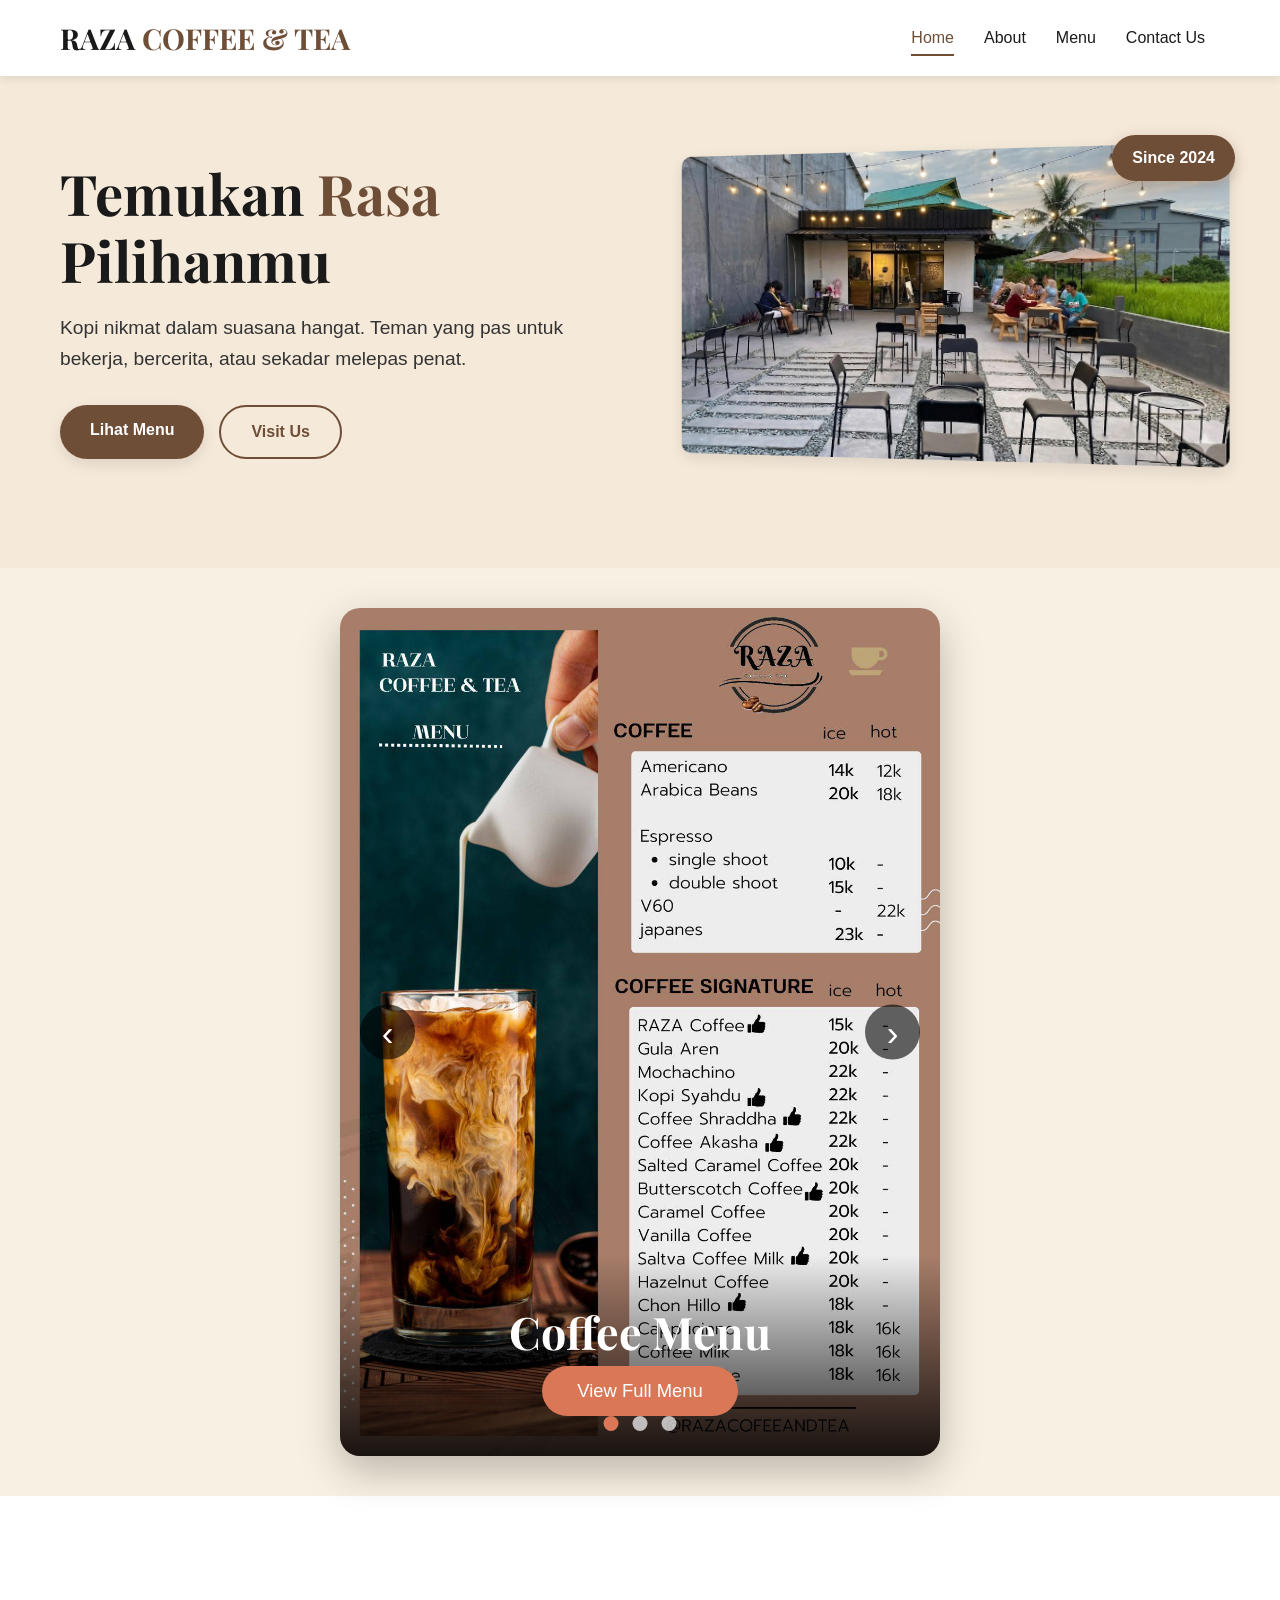
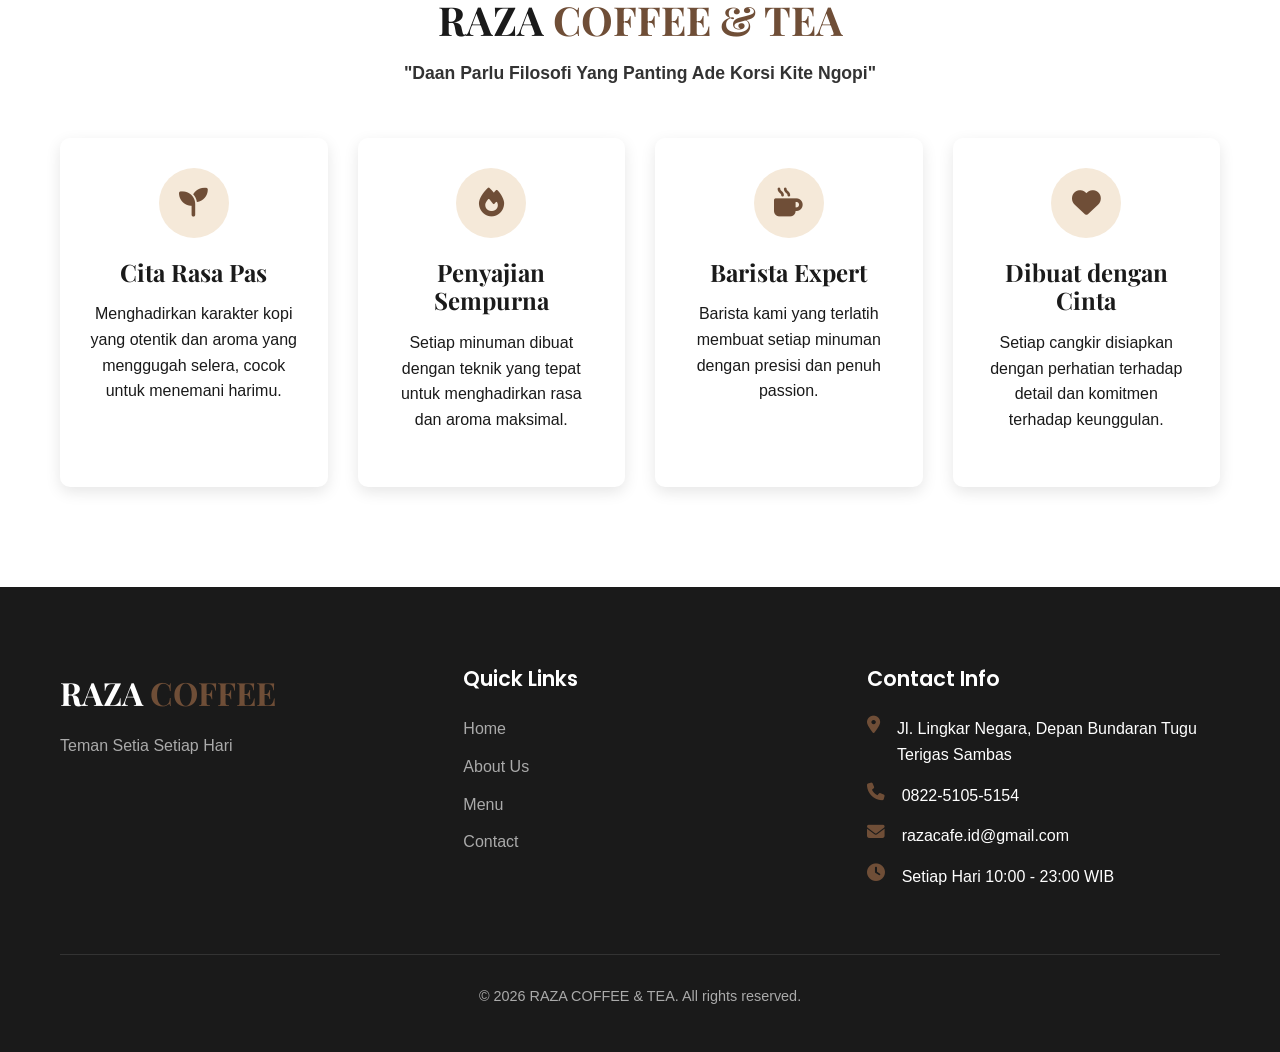
<file: index.html>
<!DOCTYPE html>
<html lang="id">
<head>
    <meta charset="UTF-8">
    <meta name="viewport" content="width=device-width, initial-scale=1.0">
    <title>RAZA COFFEE - Home</title>
    <link rel="stylesheet" href="style.css">
    <link rel="stylesheet" href="https://cdnjs.cloudflare.com/ajax/libs/font-awesome/6.4.0/css/all.min.css">
    <link href="https://fonts.googleapis.com/css2?family=Poppins:wght@300;400;500;600;700&family=Playfair+Display:wght@700&display=swap" rel="stylesheet">
    <link rel="stylesheet" href="https://cdn.jsdelivr.net/npm/@splidejs/splide@4/dist/css/splide.min.css">
<script src="https://cdn.jsdelivr.net/npm/@splidejs/splide@4/dist/js/splide.min.js"></script>
</head>
<body>
    <!-- Navigation -->
    <nav class="navbar">
        <div class="container">
            <a href="index.html" class="logo">
                <span class="logo-text">RAZA <span class="logo-highlight">COFFEE & TEA</span></span>
            </a>
            
            <div class="nav-menu">
                <a href="index.html" class="nav-link active">Home</a>
                <a href="about.html" class="nav-link">About</a>
                <a href="menu.html" class="nav-link">Menu</a>
                <a href="contact.html" class="nav-link">Contact Us</a>
            </div>
            
            <button class="hamburger" id="hamburger">
                <span class="hamburger-line"></span>
                <span class="hamburger-line"></span>
                <span class="hamburger-line"></span>
            </button>
        </div>
        
        <!-- Mobile Menu -->
        <div class="mobile-menu" id="mobileMenu">
            <a href="index.html" class="mobile-nav-link active">Home</a>
            <a href="about.html" class="mobile-nav-link">About</a>
            <a href="menu.html" class="mobile-nav-link">Menu</a>
            <a href="contact.html" class="mobile-nav-link">Contact Us</a>
        </div>
    </nav>

    <!-- Hero Section -->
    <section class="hero">
        <div class="container">
            <div class="hero-content">
                <h1 class="hero-title fade-in">Temukan <span class="highlight">Rasa</span> Pilihanmu</h1>
                <p class="hero-subtitle fade-in">Kopi nikmat dalam suasana hangat. Teman yang pas untuk bekerja, bercerita, atau sekadar melepas penat.</p>
                <div class="hero-buttons fade-in">
                    <a href="menu.html" class="btn-primary">Lihat Menu</a>
                    <a href="contact.html" class="btn-secondary">Visit Us</a>
                </div>
            </div>
            
            <div class="hero-image slide-in-right">
                <img src="assets/Picture/home.jpg" alt="Raza Coffee Front View">
                <div class="floating-badge">
                    <span>Since 2024</span>
                </div>
            </div>
        </div>
    </section>


    <div class="slider-container">
  <div class="slides" id="slides">
    
    <!-- Coffee Menu -->
    <div class="slide">
      <img src="assets/Picture/Coffee&CoffeeSignature.jpg" alt="Coffee Menu">
      <div class="slide-content">
        <h2>Coffee Menu</h2>
        <button class="btn" onclick="window.location.href='coffee.html'">View Full Menu</button>
      </div>
    </div>

    <!-- Non-Coffee Menu -->
    <div class="slide">
      <img src="assets/Picture/Mock&NonCoffee.jpg" alt="Non-Coffee Menu">
      <div class="slide-content">
        <h2>Non-Coffee Menu</h2>
        <button class="btn" onclick="window.location.href='non-coffee.html'">View Full Menu</button>
      </div>
    </div>

    <!-- Food Menu -->
    <div class="slide">
      <img src="assets/Picture/Tea&Matcha.jpg" alt="Tea & Matcha Menu">
      <div class="slide-content">
        <h2>Tea & Matcha Menu</h2>
        <button class="btn" onclick="window.location.href='non-coffee.html'">View Full Menu</button>
      </div>
    </div>

  </div>

  <!-- Arrows -->
  <button class="prev" id="prev">‹</button>
  <button class="next" id="next">›</button>

  <!-- Dots -->
  <div class="dots" id="dots"></div>
</div>


    <!-- Features Section -->
    <section class="features">
        <div class="container">
            <h2 class="section-title">RAZA <span class="highlight"> COFFEE & TEA</span></h2>
            <p class="section-subtitle"><strong>"Daan Parlu Filosofi Yang Panting Ade Korsi Kite Ngopi"</strong></p>
            
            <div class="features-grid">
                <div class="feature-card">
                    <div class="feature-icon">
                        <i class="fas fa-seedling"></i>
                    </div>
                    <h3>Cita Rasa Pas</h3>
                    <p>Menghadirkan karakter kopi yang otentik dan aroma yang menggugah selera, cocok untuk menemani harimu.</p>
                </div>
                
                <div class="feature-card">
                    <div class="feature-icon">
                        <i class="fas fa-fire"></i>
                    </div>
                    <h3>Penyajian Sempurna</h3>
                    <p>Setiap minuman dibuat dengan teknik yang tepat untuk menghadirkan rasa dan aroma maksimal.</p>
                </div>
                
                <div class="feature-card">
                    <div class="feature-icon">
                        <i class="fas fa-mug-hot"></i>
                    </div>
                    <h3>Barista Expert</h3>
                    <p>Barista kami yang terlatih membuat setiap minuman dengan presisi dan penuh passion.</p>
                </div>
                
                <div class="feature-card">
                    <div class="feature-icon">
                        <i class="fas fa-heart"></i>
                    </div>
                    <h3>Dibuat dengan Cinta</h3>
                    <p>Setiap cangkir disiapkan dengan perhatian terhadap detail dan komitmen terhadap keunggulan.</p>
                </div>
            </div>
        </div>
    </section>

    <!-- Footer -->
    <footer class="footer">
        <div class="container">
            <div class="footer-content">
                <div class="footer-logo">
                    <span class="logo-text">RAZA <span class="logo-highlight">COFFEE</span></span>
                    <p>Teman Setia Setiap Hari</p>
                </div>
                
                <div class="footer-links">
                    <h3>Quick Links</h3>
                    <ul>
                        <li><a href="index.html">Home</a></li>
                        <li><a href="about.html">About Us</a></li>
                        <li><a href="menu.html">Menu</a></li>
                        <li><a href="contact.html">Contact</a></li>
                    </ul>
                </div>
                
                <div class="footer-contact">
                    <h3>Contact Info</h3>
                    <ul>
                        <li><i class="fas fa-map-marker-alt"></i> Jl. Lingkar Negara, Depan Bundaran Tugu Terigas Sambas</li>
                        <li><i class="fas fa-phone"></i> 0822-5105-5154</li>
                        <li><i class="fas fa-envelope"></i> razacafe.id@gmail.com</li>
                        <li><i class="fas fa-clock"></i> Setiap Hari 10:00 - 23:00 WIB</li>
                    </ul>
                </div>
            </div>
            
            <div class="footer-bottom">
                <p>&copy; 2026 RAZA COFFEE & TEA. All rights reserved.</p>
            </div>
        </div>
    </footer>

    <script src="script.js"></script>

    <script>
const slides = document.getElementById('slides');
  const totalSlides = 3;
  let current = 0;

  const dotsContainer = document.getElementById('dots');
  for(let i = 0; i < totalSlides; i++) {
    const dot = document.createElement('div');
    dot.classList.add('dot');
    if(i === 0) dot.classList.add('active');
    dot.addEventListener('click', () => goToSlide(i));
    dotsContainer.appendChild(dot);
  }
  const dots = document.querySelectorAll('.dot');

  function goToSlide(n) {
    current = n;
    slides.style.transform = `translateX(-${current * 100}%)`;
    dots.forEach((d, i) => d.classList.toggle('active', i === current));
  }

  document.getElementById('prev').addEventListener('click', () => {
    current = (current - 1 + totalSlides) % totalSlides;
    goToSlide(current);
  });

  document.getElementById('next').addEventListener('click', () => {
    current = (current + 1) % totalSlides;
    goToSlide(current);
  });
</script>


</body>
</html>
</file>
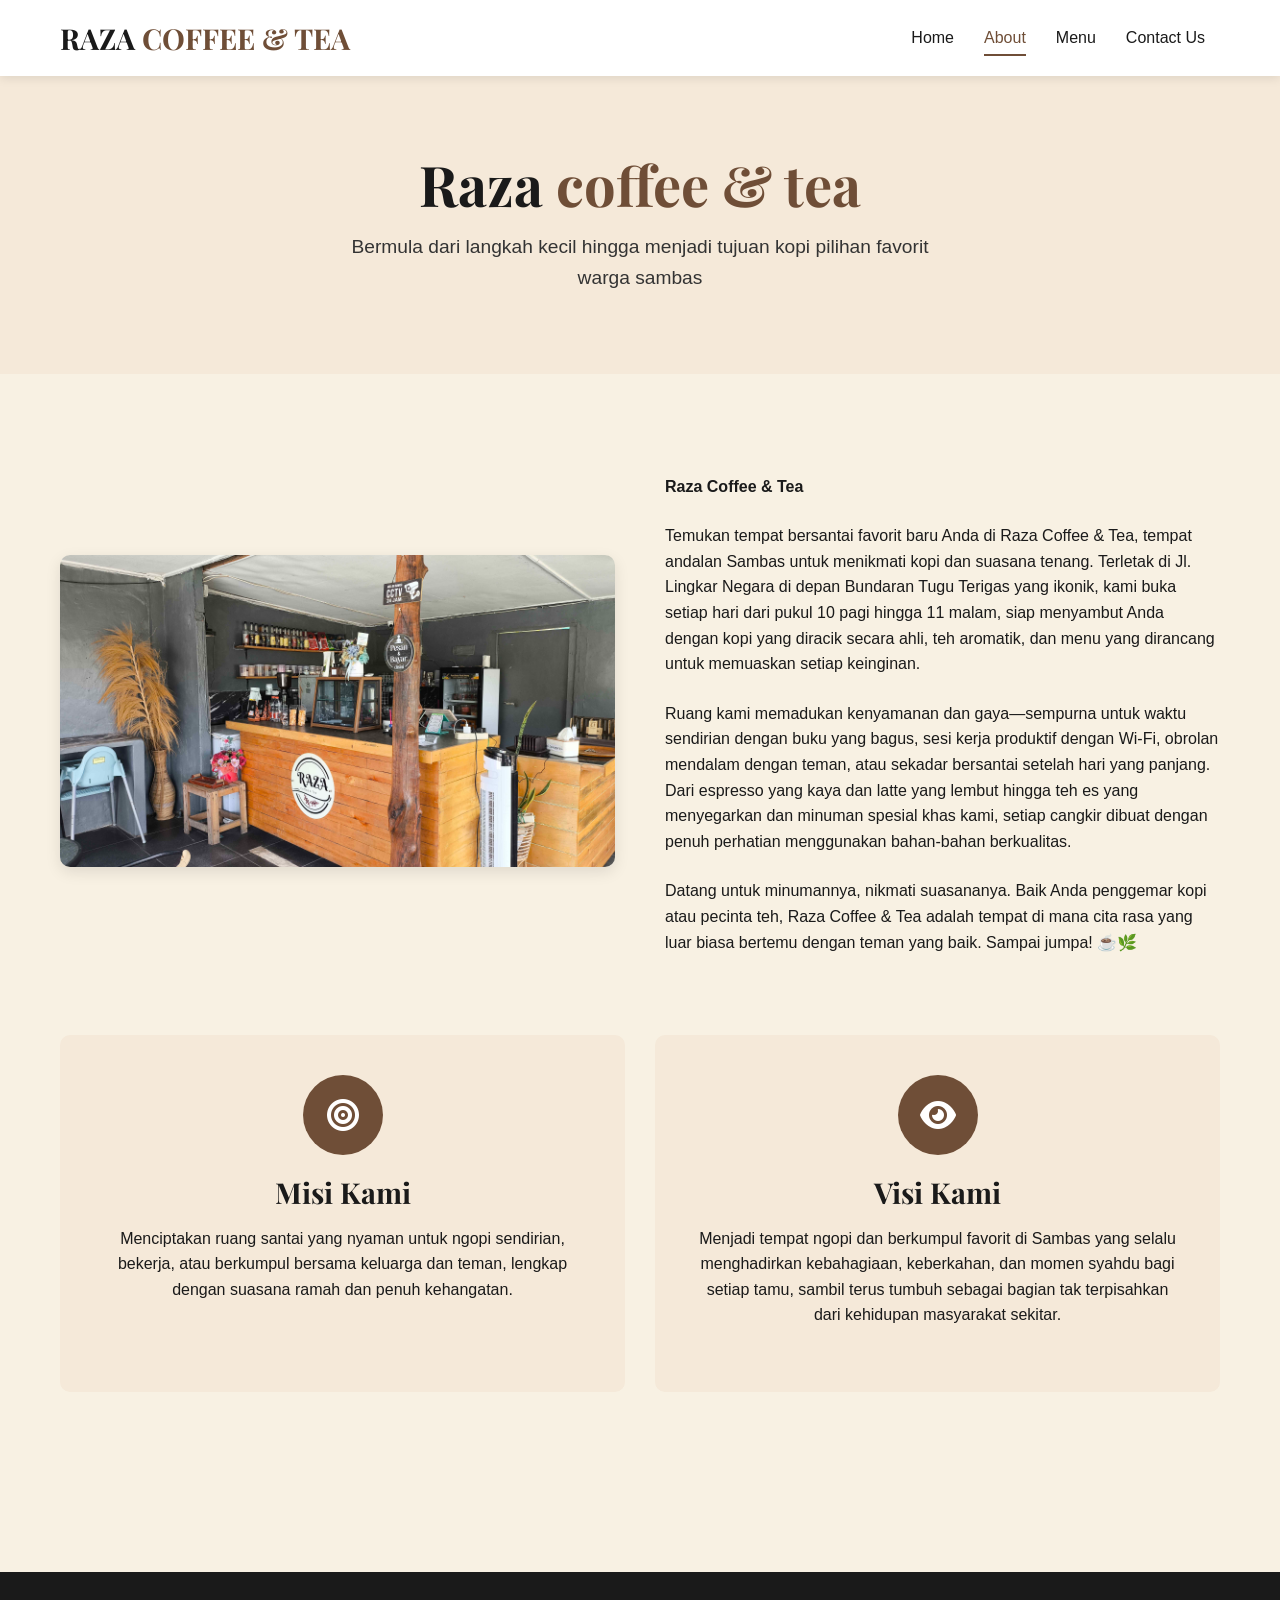
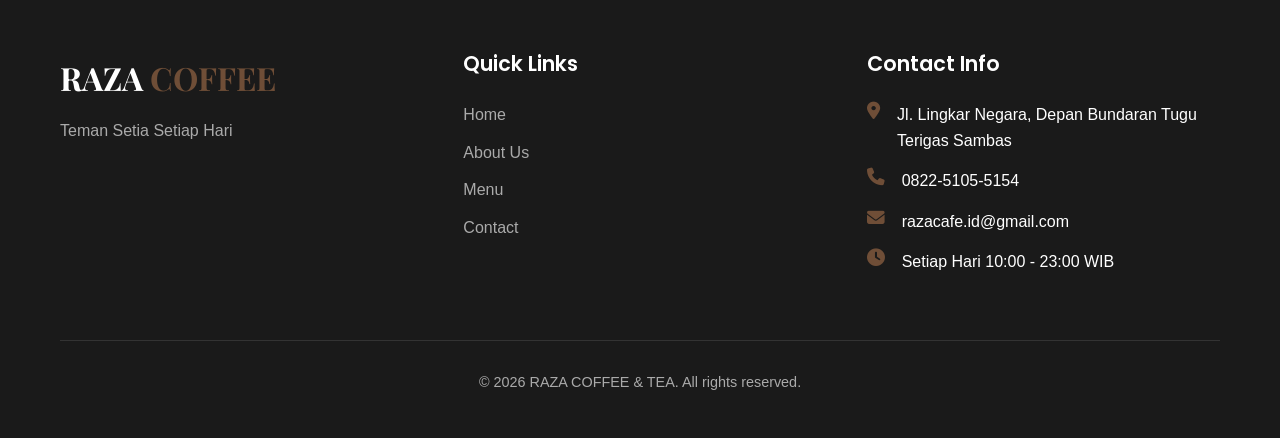
<file: about.html>
<!DOCTYPE html>
<html lang="id">
<head>
    <meta charset="UTF-8">
    <meta name="viewport" content="width=device-width, initial-scale=1.0">
    <title>RAZA COFFEE - About Us</title>
    <link rel="stylesheet" href="style.css">
    <link rel="stylesheet" href="https://cdnjs.cloudflare.com/ajax/libs/font-awesome/6.4.0/css/all.min.css">
    <link href="https://fonts.googleapis.com/css2?family=Poppins:wght@300;400;500;600;700&family=Playfair+Display:wght@700&display=swap" rel="stylesheet">
</head>
<body>
    <nav class="navbar">
        <div class="container">
            <a href="index.html" class="logo">
               <span class="logo-text">RAZA <span class="logo-highlight">COFFEE & TEA</span></span>
            </a>
            
            <div class="nav-menu">
                <a href="index.html" class="nav-link">Home</a>
                <a href="about.html" class="nav-link active">About</a>
                <a href="menu.html" class="nav-link">Menu</a>
                <a href="contact.html" class="nav-link">Contact Us</a>
                
            </div>
            
            <button class="hamburger" id="hamburger">
                <span class="hamburger-line"></span>
                <span class="hamburger-line"></span>
                <span class="hamburger-line"></span>
            </button>
        </div>
          <div class="mobile-menu" id="mobileMenu">
             <a href="index.html" class="mobile-nav-link">Home</a>
             <a href="about.html" class="mobile-nav-link active">About</a>
             <a href="menu.html" class="mobile-nav-link">Menu</a>
             <a href="contact.html" class="mobile-nav-link">Contact Us</a>
         </div>
    </nav>

    <section class="page-hero">
        <div class="container">
            <h1 class="page-title fade-in">Raza <span class="highlight">coffee & tea</span></h1>
            <p class="page-subtitle">Bermula dari langkah kecil hingga menjadi tujuan kopi pilihan favorit warga sambas</p>
        </div>
    </section>

    <section class="about-content">
        <div class="container">
            <div class="about-grid">
                <div class="about-image slide-in-left">
                    <img src="assets/Picture/counter.jpg" alt="Raza Coffee Shop">
                </div>
                
                <div class="about-text fade-in">
                        <p><strong>Raza Coffee & Tea</strong></p>
                        <p>Temukan tempat bersantai favorit baru Anda di Raza Coffee & Tea, tempat andalan Sambas untuk menikmati kopi dan suasana tenang. Terletak di Jl. Lingkar Negara di depan Bundaran Tugu Terigas yang ikonik, kami buka setiap hari dari pukul 10 pagi hingga 11 malam, siap menyambut Anda dengan kopi yang diracik secara ahli, teh aromatik, dan menu yang dirancang untuk memuaskan setiap keinginan.</p>

                        <p>Ruang kami memadukan kenyamanan dan gaya—sempurna untuk waktu sendirian dengan buku yang bagus, sesi kerja produktif dengan Wi-Fi, obrolan mendalam dengan teman, atau sekadar bersantai setelah hari yang panjang. Dari espresso yang kaya dan latte yang lembut hingga teh es yang menyegarkan dan minuman spesial khas kami, setiap cangkir dibuat dengan penuh perhatian menggunakan bahan-bahan berkualitas.</p>
                        Datang untuk minumannya, nikmati suasananya. Baik Anda penggemar kopi atau pecinta teh, Raza Coffee & Tea adalah tempat di mana cita rasa yang luar biasa bertemu dengan teman yang baik.
                        Sampai jumpa! ☕🌿
                </div>
            </div>
            
            <div class="mission-vision">
                <div class="mission-card">
                    <div class="mission-icon">
                        <i class="fas fa-bullseye"></i>
                    </div>
                    <h3>Misi Kami</h3>
                    <p>Menciptakan ruang santai yang nyaman untuk ngopi sendirian, bekerja, atau berkumpul bersama keluarga dan teman, lengkap dengan suasana ramah dan penuh kehangatan.</p>
                </div>
                
                <div class="vision-card">
                    <div class="vision-icon">
                        <i class="fas fa-eye"></i>
                    </div>
                    <h3>Visi Kami</h3>
                    <p>Menjadi tempat ngopi dan berkumpul favorit di Sambas yang selalu menghadirkan kebahagiaan, keberkahan, dan momen syahdu bagi setiap tamu, sambil terus tumbuh sebagai bagian tak terpisahkan dari kehidupan masyarakat sekitar.</p>
                </div>
            </div>
        </div>
    </section>

    <footer class="footer">
        <div class="container">
            <div class="footer-content">
                <div class="footer-logo">
                    <span class="logo-text">RAZA <span class="logo-highlight">COFFEE</span></span>
                    <p>Teman Setia Setiap Hari</p>
                </div>
                
                <div class="footer-links">
                    <h3>Quick Links</h3>
                    <ul>
                        <li><a href="index.html">Home</a></li>
                        <li><a href="about.html">About Us</a></li>
                        <li><a href="menu.html">Menu</a></li>
                        <li><a href="contact.html">Contact</a></li>
                    </ul>
                </div>
                
                <div class="footer-contact">
                    <h3>Contact Info</h3>
                    <ul>
                        <li><i class="fas fa-map-marker-alt"></i> Jl. Lingkar Negara, Depan Bundaran Tugu Terigas Sambas</li>
                        <li><i class="fas fa-phone"></i> 0822-5105-5154</li>
                        <li><i class="fas fa-envelope"></i> razacafe.id@gmail.com</li>
                        <li><i class="fas fa-clock"></i> Setiap Hari 10:00 - 23:00 WIB</li>
                    </ul>
                </div>
            </div>
            
            <div class="footer-bottom">
                <p>&copy; 2026 RAZA COFFEE & TEA. All rights reserved.</p>
            </div>
        </div>
    </footer>

    <script src="script.js"></script>
</body>
</html>
</file>
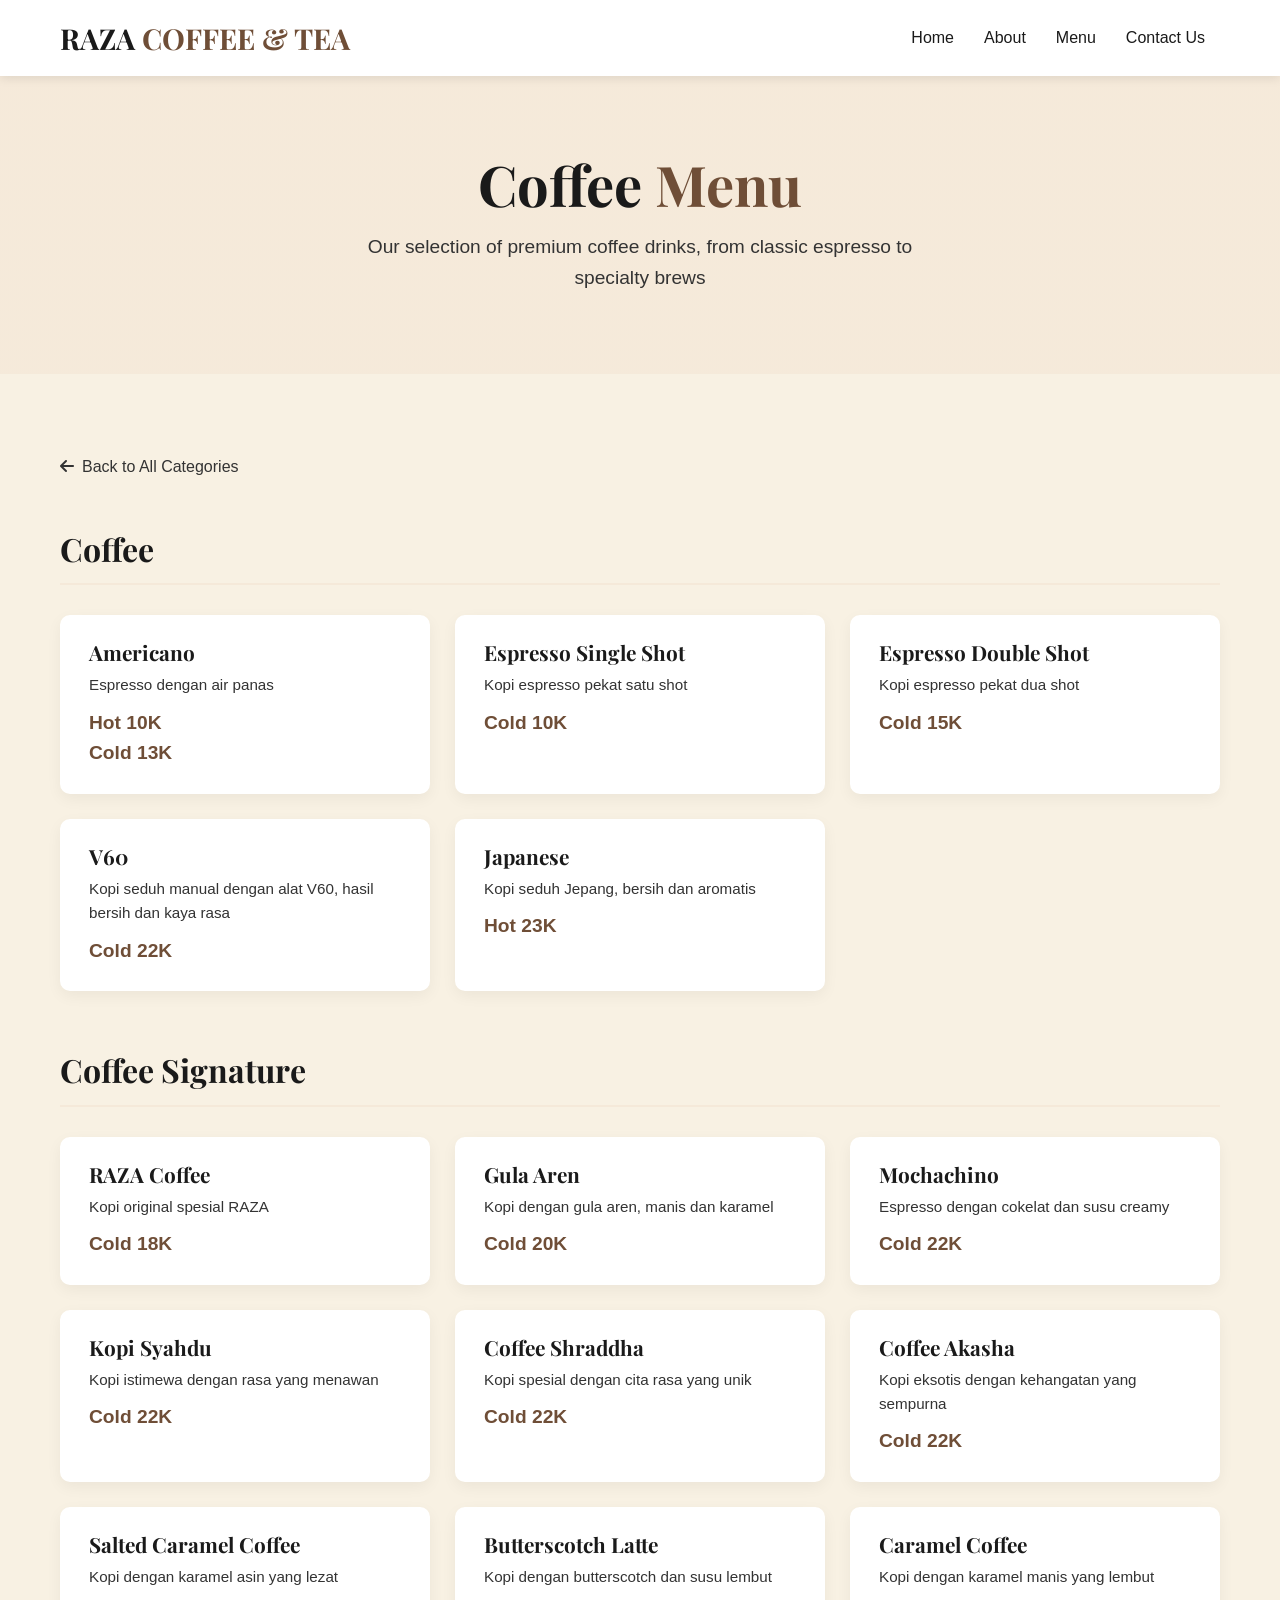
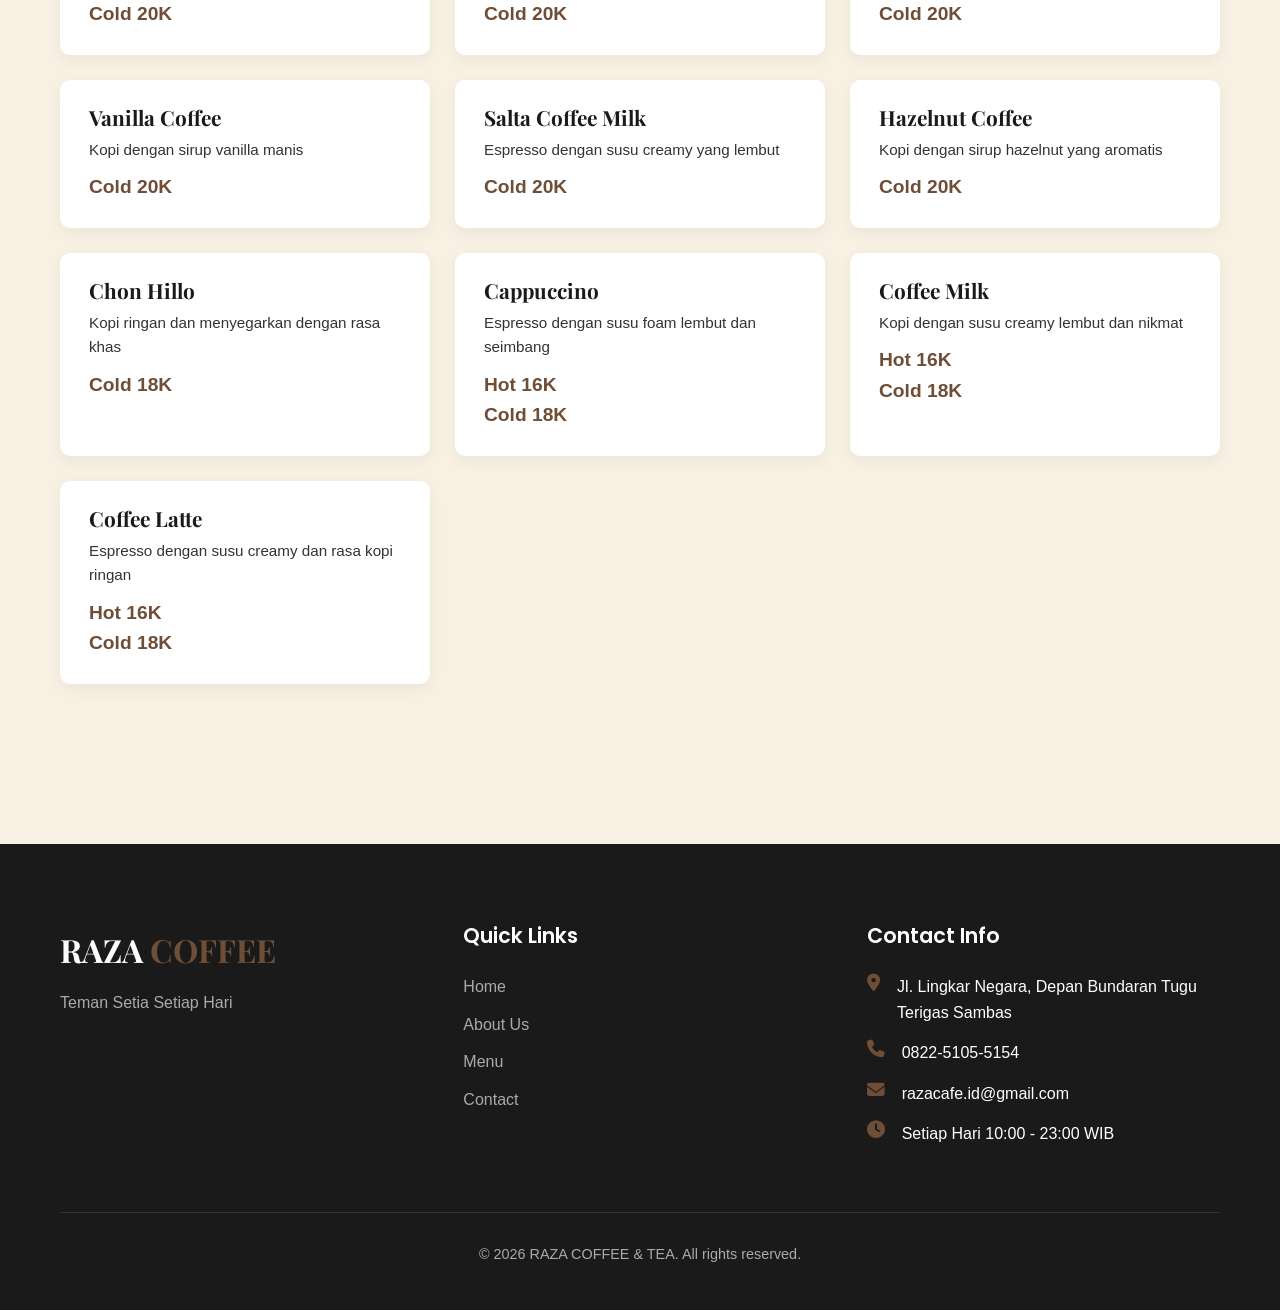
<file: coffee.html>
<!DOCTYPE html>
<html lang="id">
<head>
    <meta charset="UTF-8">
    <meta name="viewport" content="width=device-width, initial-scale=1.0">
    <title>RAZA COFFEE - Coffee Menu</title>
    <link rel="stylesheet" href="style.css">
    <link rel="stylesheet" href="https://cdnjs.cloudflare.com/ajax/libs/font-awesome/6.4.0/css/all.min.css">
    <link href="https://fonts.googleapis.com/css2?family=Poppins:wght@300;400;500;600;700&family=Playfair+Display:wght@700&display=swap" rel="stylesheet">
    <style>
        /* Price styling */
        .item-price-single {
            font-weight: 700;
            color: var(--primary-brown);
            font-size: 1.2rem;
            display: block;
            line-height: 1.6;
        }
        .item-price-hot, .item-price-ice {
            font-weight: 700;
            color: var(--primary-brown);
            font-size: 1.2rem;
            display: block;
            line-height: 1.6;
        }
    </style>
</head>
<body>
    <!-- Navigation -->
    <nav class="navbar">
        <div class="container">
            <a href="index.html" class="logo">
                <span class="logo-text">RAZA <span class="logo-highlight">COFFEE & TEA</span></span>
            </a>
            <div class="nav-menu">
                <a href="index.html" class="nav-link">Home</a>
                <a href="about.html" class="nav-link">About</a>
                <a href="menu.html" class="nav-link active">Menu</a>
                <a href="contact.html" class="nav-link">Contact Us</a>
            </div>
            <button class="hamburger" id="hamburger">
                <span class="hamburger-line"></span>
                <span class="hamburger-line"></span>
                <span class="hamburger-line"></span>
            </button>
        </div>
        <div class="mobile-menu" id="mobileMenu">
            <a href="index.html" class="mobile-nav-link">Home</a>
            <a href="about.html" class="mobile-nav-link">About</a>
            <a href="menu.html" class="mobile-nav-link active">Menu</a>
            <a href="contact.html" class="mobile-nav-link">Contact Us</a>
        </div>
    </nav>

    <!-- Coffee Hero -->
    <section class="page-hero coffee-hero">
        <div class="container">
            <h1 class="page-title fade-in">Coffee <span class="highlight">Menu</span></h1>
            <p class="page-subtitle">Our selection of premium coffee drinks, from classic espresso to specialty brews</p>
        </div>
    </section>

    <!-- Coffee Menu -->
    <section class="menu-page">
        <div class="container">
            <div class="menu-header">
                <div class="menu-back">
                    <a href="menu.html" class="back-link"><i class="fas fa-arrow-left"></i> Back to All Categories</a>
                </div>
            </div>
            <div class="menu-items">
                <!-- Coffee -->
                <div class="menu-category">
                    <h2 class="category-title">Coffee</h2>
                    <div class="menu-items-grid">
                        <div class="menu-item-card" data-category="coffee">
                            <div class="menu-item-content">
                                <h3 class="item-name">Americano</h3>
                                <p class="item-description">Espresso dengan air panas</p>
                                <div class="price-container">
                                    <span class="item-price-hot">Hot 10K</span>
                                    <span class="item-price-ice">Cold 13K</span>
                                </div>
                            </div>
                        </div>
                        <div class="menu-item-card" data-category="coffee">
                            <div class="menu-item-content">
                                <h3 class="item-name">Espresso Single Shot</h3>
                                <p class="item-description">Kopi espresso pekat satu shot</p>
                                <div class="price-container">
                                    <span class="item-price-ice">Cold 10K</span>
                                </div>
                            </div>
                        </div>
                        <div class="menu-item-card" data-category="coffee">
                            <div class="menu-item-content">
                                <h3 class="item-name">Espresso Double Shot</h3>
                                <p class="item-description">Kopi espresso pekat dua shot</p>
                                <div class="price-container">
                                    <span class="item-price-ice">Cold 15K</span>
                                </div>
                            </div>
                        </div>
                        <div class="menu-item-card" data-category="coffee">
                            <div class="menu-item-content">
                                <h3 class="item-name">V60</h3>
                                <p class="item-description">Kopi seduh manual dengan alat V60, hasil bersih dan kaya rasa</p>
                                <div class="price-container">
                                    <span class="item-price-ice">Cold 22K</span>
                                </div>
                            </div>
                        </div>
                        <div class="menu-item-card" data-category="coffee">
                            <div class="menu-item-content">
                                <h3 class="item-name">Japanese</h3>
                                <p class="item-description">Kopi seduh Jepang, bersih dan aromatis</p>
                                <div class="price-container">
                                    <span class="item-price-hot">Hot 23K</span>
                                </div>
                            </div>
                        </div>
                    </div>
                </div>

                <!-- Coffee Signature -->
                <div class="menu-category">
                    <h2 class="category-title">Coffee Signature</h2>
                    <div class="menu-items-grid">
                        <div class="menu-item-card" data-category="signature">
                            <div class="menu-item-content">
                                <h3 class="item-name">RAZA Coffee</h3>
                                <p class="item-description">Kopi original spesial RAZA</p>
                                <div class="price-container">
                                    <span class="item-price-ice">Cold 18K</span>
                                </div>
                            </div>
                        </div>
                        <div class="menu-item-card" data-category="signature">
                            <div class="menu-item-content">
                                <h3 class="item-name">Gula Aren</h3>
                                <p class="item-description">Kopi dengan gula aren, manis dan karamel</p>
                                <div class="price-container">
                                    <span class="item-price-ice">Cold 20K</span>
                                </div>
                            </div>
                        </div>
                        <div class="menu-item-card" data-category="signature">
                            <div class="menu-item-content">
                                <h3 class="item-name">Mochachino</h3>
                                <p class="item-description">Espresso dengan cokelat dan susu creamy</p>
                                <div class="price-container">
                                    <span class="item-price-ice">Cold 22K</span>
                                </div>
                            </div>
                        </div>
                        <div class="menu-item-card" data-category="signature">
                            <div class="menu-item-content">
                                <h3 class="item-name">Kopi Syahdu</h3>
                                <p class="item-description">Kopi istimewa dengan rasa yang menawan</p>
                                <div class="price-container">
                                    <span class="item-price-ice">Cold 22K</span>
                                </div>
                            </div>
                        </div>
                        <div class="menu-item-card" data-category="signature">
                            <div class="menu-item-content">
                                <h3 class="item-name">Coffee Shraddha</h3>
                                <p class="item-description">Kopi spesial dengan cita rasa yang unik</p>
                                <div class="price-container">
                                    <span class="item-price-ice">Cold 22K</span>
                                </div>
                            </div>
                        </div>
                        <div class="menu-item-card" data-category="signature">
                            <div class="menu-item-content">
                                <h3 class="item-name">Coffee Akasha</h3>
                                <p class="item-description">Kopi eksotis dengan kehangatan yang sempurna</p>
                                <div class="price-container">
                                    <span class="item-price-ice">Cold 22K</span>
                                </div>
                            </div>
                        </div>
                        <div class="menu-item-card" data-category="signature">
                            <div class="menu-item-content">
                                <h3 class="item-name">Salted Caramel Coffee</h3>
                                <p class="item-description">Kopi dengan karamel asin yang lezat</p>
                                <div class="price-container">
                                    <span class="item-price-ice">Cold 20K</span>
                                </div>
                            </div>
                        </div>
                        <div class="menu-item-card" data-category="signature">
                            <div class="menu-item-content">
                                <h3 class="item-name">Butterscotch Latte</h3>
                                <p class="item-description">Kopi dengan butterscotch dan susu lembut</p>
                                <div class="price-container">
                                    <span class="item-price-ice">Cold 20K</span>
                                </div>
                            </div>
                        </div>
                        <div class="menu-item-card" data-category="signature">
                            <div class="menu-item-content">
                                <h3 class="item-name">Caramel Coffee</h3>
                                <p class="item-description">Kopi dengan karamel manis yang lembut</p>
                                <div class="price-container">
                                    <span class="item-price-ice">Cold 20K</span>
                                </div>
                            </div>
                        </div>
                        <div class="menu-item-card" data-category="signature">
                            <div class="menu-item-content">
                                <h3 class="item-name">Vanilla Coffee</h3>
                                <p class="item-description">Kopi dengan sirup vanilla manis</p>
                                <div class="price-container">
                                    <span class="item-price-ice">Cold 20K</span>
                                </div>
                            </div>
                        </div>
                        <div class="menu-item-card" data-category="signature">
                            <div class="menu-item-content">
                                <h3 class="item-name">Salta Coffee Milk</h3>
                                <p class="item-description">Espresso dengan susu creamy yang lembut</p>
                                <div class="price-container">
                                    <span class="item-price-ice">Cold 20K</span>
                                </div>
                            </div>
                        </div>
                        <div class="menu-item-card" data-category="signature">
                            <div class="menu-item-content">
                                <h3 class="item-name">Hazelnut Coffee</h3>
                                <p class="item-description">Kopi dengan sirup hazelnut yang aromatis</p>
                                <div class="price-container">
                                    <span class="item-price-ice">Cold 20K</span>
                                </div>
                            </div>
                        </div>
                        <div class="menu-item-card" data-category="signature">
                            <div class="menu-item-content">
                                <h3 class="item-name">Chon Hillo</h3>
                                <p class="item-description">Kopi ringan dan menyegarkan dengan rasa khas</p>
                                <div class="price-container">
                                    <span class="item-price-ice">Cold 18K</span>
                                </div>
                            </div>
                        </div>
                        <div class="menu-item-card" data-category="signature">
                            <div class="menu-item-content">
                                <h3 class="item-name">Cappuccino</h3>
                                <p class="item-description">Espresso dengan susu foam lembut dan seimbang</p>
                                <div class="price-container">
                                    <span class="item-price-hot">Hot 16K</span>
                                    <span class="item-price-ice">Cold 18K</span>
                                </div>
                            </div>
                        </div>
                        <div class="menu-item-card" data-category="signature">
                            <div class="menu-item-content">
                                <h3 class="item-name">Coffee Milk</h3>
                                <p class="item-description">Kopi dengan susu creamy lembut dan nikmat</p>
                                <div class="price-container">
                                    <span class="item-price-hot">Hot 16K</span>
                                    <span class="item-price-ice">Cold 18K</span>
                                </div>
                            </div>
                        </div>
                        <div class="menu-item-card" data-category="signature">
                            <div class="menu-item-content">
                                <h3 class="item-name">Coffee Latte</h3>
                                <p class="item-description">Espresso dengan susu creamy dan rasa kopi ringan</p>
                                <div class="price-container">
                                    <span class="item-price-hot">Hot 16K</span>
                                    <span class="item-price-ice">Cold 18K</span>
                                </div>
                            </div>
                        </div>
                    </div>
                </div>
            </div>
        </div>
    </section>

    <footer class="footer">
        <div class="container">
            <div class="footer-content">
                <div class="footer-logo">
                    <span class="logo-text">RAZA <span class="logo-highlight">COFFEE</span></span>
                    <p>Teman Setia Setiap Hari</p>
                </div>
                <div class="footer-links">
                    <h3>Quick Links</h3>
                    <ul>
                        <li><a href="index.html">Home</a></li>
                        <li><a href="about.html">About Us</a></li>
                        <li><a href="menu.html">Menu</a></li>
                        <li><a href="contact.html">Contact</a></li>
                    </ul>
                </div>
                <div class="footer-contact">
                    <h3>Contact Info</h3>
                    <ul>
                        <li><i class="fas fa-map-marker-alt"></i> Jl. Lingkar Negara, Depan Bundaran Tugu Terigas Sambas</li>
                        <li><i class="fas fa-phone"></i> 0822-5105-5154</li>
                        <li><i class="fas fa-envelope"></i> razacafe.id@gmail.com</li>
                        <li><i class="fas fa-clock"></i> Setiap Hari 10:00 - 23:00 WIB</li>
                    </ul>
                </div>
            </div>
            <div class="footer-bottom">
                <p>&copy; 2026 RAZA COFFEE & TEA. All rights reserved.</p>
            </div>
        </div>
    </footer>
    <script src="script.js"></script>
</body>
</html>
</file>
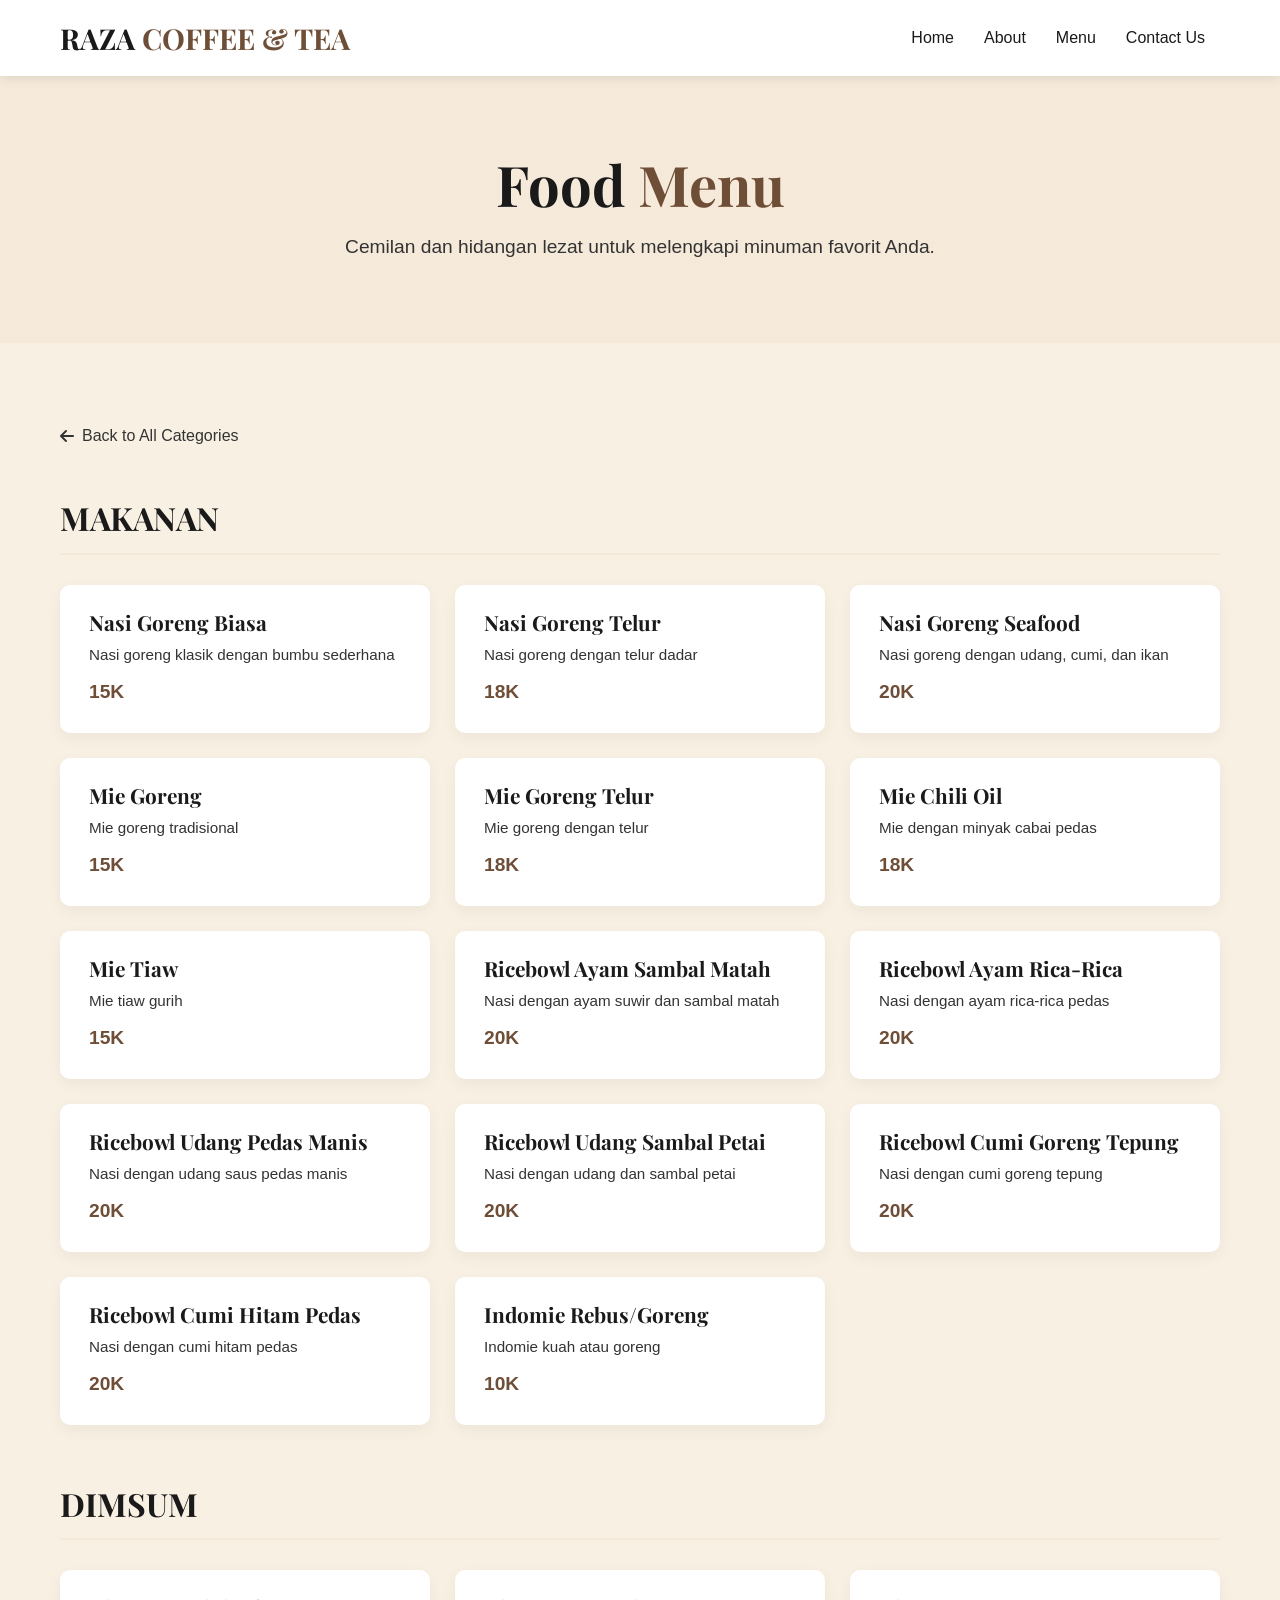
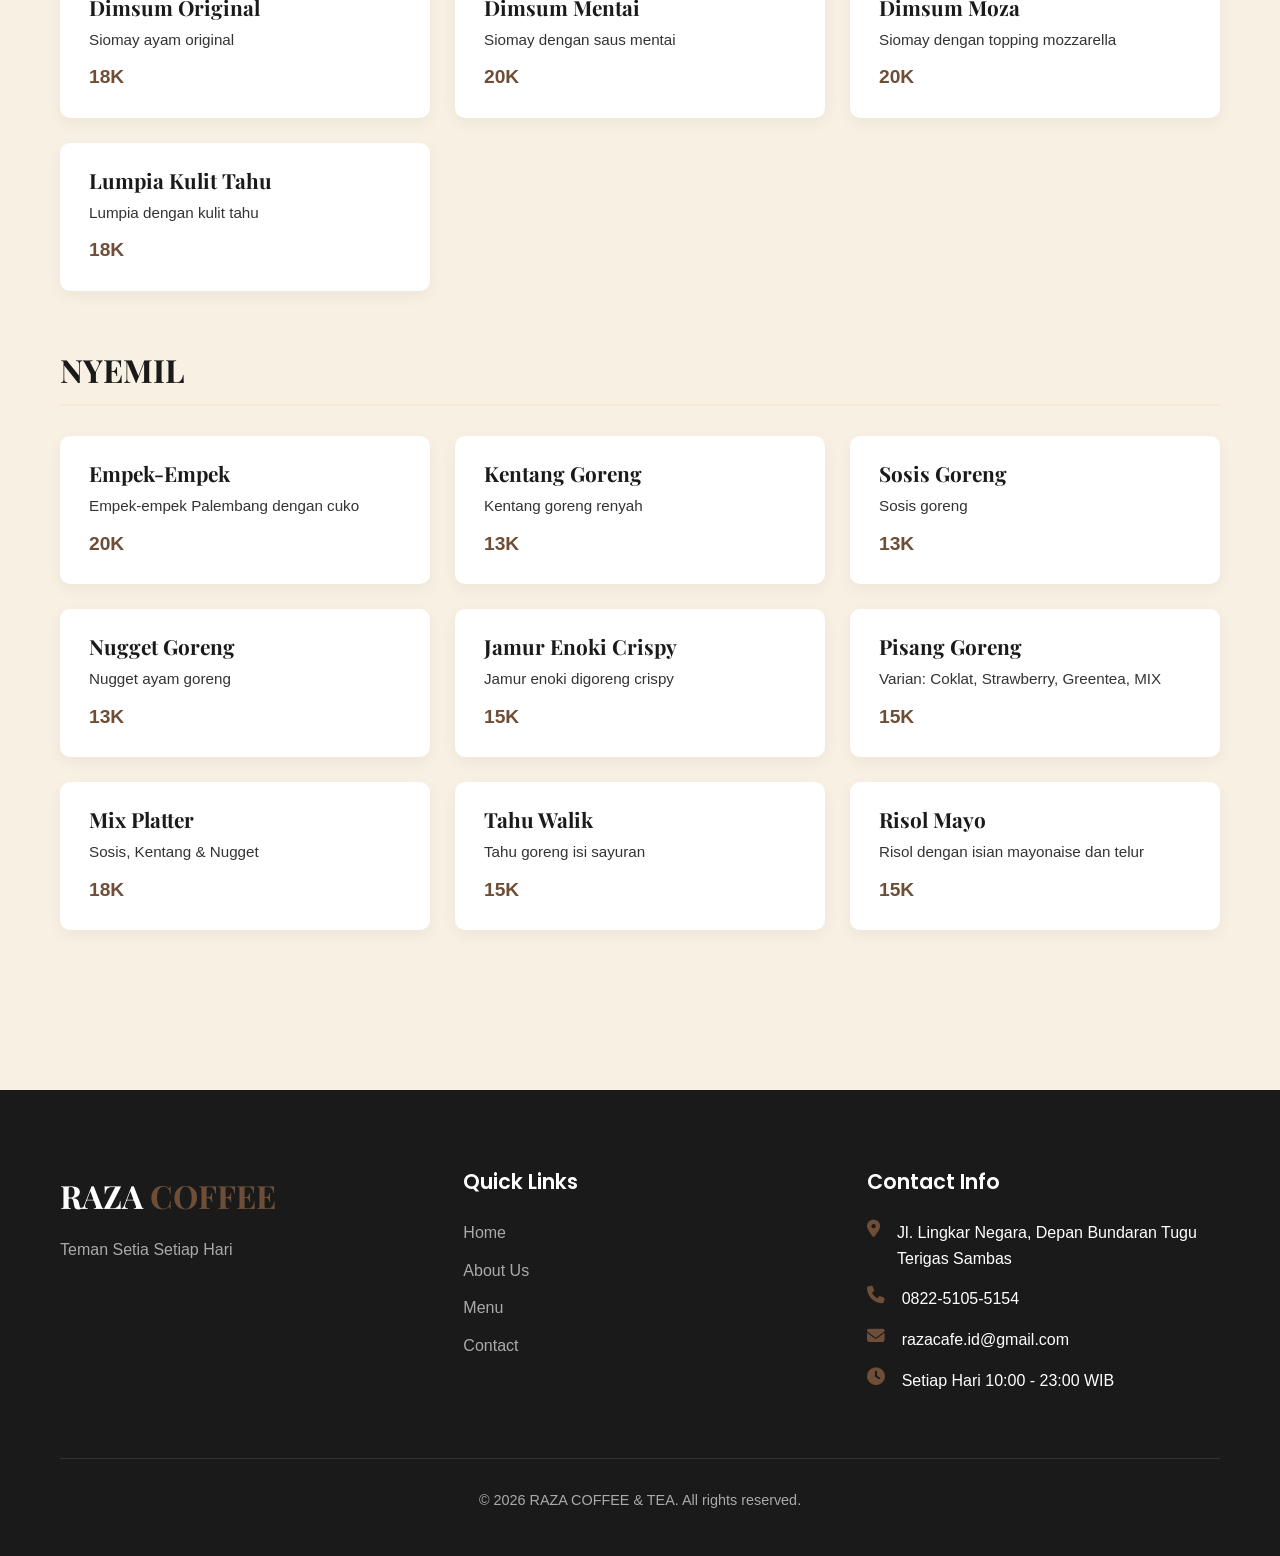
<file: food.html>
<!DOCTYPE html>
<html lang="id">
<head>
    <meta charset="UTF-8">
    <meta name="viewport" content="width=device-width, initial-scale=1.0">
    <title>RAZA COFFEE - Food Menu</title>
    <link rel="stylesheet" href="style.css">
    <link rel="stylesheet" href="https://cdnjs.cloudflare.com/ajax/libs/font-awesome/6.4.0/css/all.min.css">
    <link href="https://fonts.googleapis.com/css2?family=Poppins:wght@300;400;500;600;700&family=Playfair+Display:wght@700&display=swap" rel="stylesheet">
    <style>
        /* Gaya tambahan untuk konsistensi */
        .item-price-single {
            font-weight: 700;
            color: var(--primary-brown);
            font-size: 1.2rem;
            display: block;
            line-height: 1.6;
        }
        .item-label {
            font-style: italic;
            color: var(--light-brown);
            font-size: 0.9rem;
            display: block;
            margin-bottom: 8px;
        }
        .menu-item-card {
            display: flex;
            align-items: flex-start;
        }
        .item-image {
            width: 120px;
            height: 120px;
            flex-shrink: 0;
            margin-right: 20px;
            border-radius: 8px;
            overflow: hidden;
            box-shadow: 0 3px 10px rgba(0,0,0,0.08);
        }
        .item-image img {
            width: 100%;
            height: 100%;
            object-fit: cover;
            transition: transform 0.3s ease;
        }
        .item-image img:hover {
            transform: scale(1.05);
        }
        @media (max-width: 768px) {
            .menu-item-card {
                flex-direction: column;
                align-items: center;
                text-align: center;
            }
            .item-image {
                margin-right: 0;
                margin-bottom: 15px;
            }
        }
    </style>
</head>
<body>
    <!-- Navigation -->
    <nav class="navbar">
        <div class="container">
            <a href="index.html" class="logo">
                <span class="logo-text">RAZA <span class="logo-highlight">COFFEE & TEA</span></span>
            </a>
            
            <div class="nav-menu">
                <a href="index.html" class="nav-link">Home</a>
                <a href="about.html" class="nav-link">About</a>
                <a href="menu.html" class="nav-link active">Menu</a>
                <a href="contact.html" class="nav-link">Contact Us</a>
            </div>
            
            <button class="hamburger" id="hamburger">
                <span class="hamburger-line"></span>
                <span class="hamburger-line"></span>
                <span class="hamburger-line"></span>
            </button>
        </div>
        
        <div class="mobile-menu" id="mobileMenu">
            <a href="index.html" class="mobile-nav-link">Home</a>
            <a href="about.html" class="mobile-nav-link">About</a>
            <a href="menu.html" class="mobile-nav-link active">Menu</a>
            <a href="contact.html" class="mobile-nav-link">Contact Us</a>
        </div>
    </nav>

    <!-- Food Hero -->
    <section class="page-hero food-hero">
        <div class="container">
            <h1 class="page-title fade-in">Food <span class="highlight">Menu</span></h1>
            <p class="page-subtitle">Cemilan dan hidangan lezat untuk melengkapi minuman favorit Anda.</p>
        </div>
    </section>

    <!-- Food Menu -->
    <section class="menu-page">
        <div class="container">
            <div class="menu-header">
                <div class="menu-back">
                    <a href="menu.html" class="back-link"><i class="fas fa-arrow-left"></i> Back to All Categories</a>
                </div>
            </div>
            
            <div class="menu-items">
                <!-- MAKANAN -->
                <div class="menu-category">
                    <h2 class="category-title">MAKANAN</h2>
                    <div class="menu-items-grid">
                        <!-- Nasi Goreng Biasa -->
                        <div class="menu-item-card" data-category="makanan">
                            <div class="menu-item-content">
                                <h3 class="item-name">Nasi Goreng Biasa</h3>
                                <p class="item-description">Nasi goreng klasik dengan bumbu sederhana</p>
                                <div class="price-container">
                                    <span class="item-price-single">15K</span>
                                </div>
                            </div>
                        </div>
                        <!-- Nasi Goreng Telur -->
                        <div class="menu-item-card" data-category="makanan">
                            <div class="menu-item-content">
                                <h3 class="item-name">Nasi Goreng Telur</h3>
                                <p class="item-description">Nasi goreng dengan telur dadar</p>
                                <div class="price-container">
                                    <span class="item-price-single">18K</span>
                                </div>
                            </div>
                        </div>
                        <!-- Nasi Goreng Seafood -->
                        <div class="menu-item-card" data-category="makanan">
                            <div class="menu-item-content">
                                <h3 class="item-name">Nasi Goreng Seafood</h3>
                                <p class="item-description">Nasi goreng dengan udang, cumi, dan ikan</p>
                                <div class="price-container">
                                    <span class="item-price-single">20K</span>
                                </div>
                            </div>
                        </div>
                        <!-- Mie Goreng -->
                        <div class="menu-item-card" data-category="makanan">
                            <div class="menu-item-content">
                                <h3 class="item-name">Mie Goreng</h3>
                                <p class="item-description">Mie goreng tradisional</p>
                                <div class="price-container">
                                    <span class="item-price-single">15K</span>
                                </div>
                            </div>
                        </div>
                        <!-- Mie Goreng Telur -->
                        <div class="menu-item-card" data-category="makanan">
                            <div class="menu-item-content">
                                <h3 class="item-name">Mie Goreng Telur</h3>
                                <p class="item-description">Mie goreng dengan telur</p>
                                <div class="price-container">
                                    <span class="item-price-single">18K</span>
                                </div>
                            </div>
                        </div>
                        <!-- Mie Chili Oil -->
                        <div class="menu-item-card" data-category="makanan">
                            <div class="menu-item-content">
                                <h3 class="item-name">Mie Chili Oil</h3>
                                <p class="item-description">Mie dengan minyak cabai pedas</p>
                                <div class="price-container">
                                    <span class="item-price-single">18K</span>
                                </div>
                            </div>
                        </div>
                        <!-- Mie Tiaw -->
                        <div class="menu-item-card" data-category="makanan">
                            <div class="menu-item-content">
                                <h3 class="item-name">Mie Tiaw</h3>
                                <p class="item-description">Mie tiaw gurih</p>
                                <div class="price-container">
                                    <span class="item-price-single">15K</span>
                                </div>
                            </div>
                        </div>
                        <!-- Ricebowl Ayam Sambal Matah -->
                        <div class="menu-item-card" data-category="makanan">
                            <div class="menu-item-content">
                                <h3 class="item-name">Ricebowl Ayam Sambal Matah</h3>
                                <p class="item-description">Nasi dengan ayam suwir dan sambal matah</p>
                                <div class="price-container">
                                    <span class="item-price-single">20K</span>
                                </div>
                            </div>
                        </div>
                        <!-- Ricebowl Ayam Rica-Rica -->
                        <div class="menu-item-card" data-category="makanan">
                            <div class="menu-item-content">
                                <h3 class="item-name">Ricebowl Ayam Rica-Rica</h3>
                                <p class="item-description">Nasi dengan ayam rica-rica pedas</p>
                                <div class="price-container">
                                    <span class="item-price-single">20K</span>
                                </div>
                            </div>
                        </div>
                        <!-- Ricebowl Udang Pedas Manis -->
                        <div class="menu-item-card" data-category="makanan">
                            <div class="menu-item-content">
                                <h3 class="item-name">Ricebowl Udang Pedas Manis</h3>
                                <p class="item-description">Nasi dengan udang saus pedas manis</p>
                                <div class="price-container">
                                    <span class="item-price-single">20K</span>
                                </div>
                            </div>
                        </div>
                        <!-- Ricebowl Udang Sambal Petai -->
                        <div class="menu-item-card" data-category="makanan">
                            <div class="menu-item-content">
                                <h3 class="item-name">Ricebowl Udang Sambal Petai</h3>
                                <p class="item-description">Nasi dengan udang dan sambal petai</p>
                                <div class="price-container">
                                    <span class="item-price-single">20K</span>
                                </div>
                            </div>
                        </div>
                        <!-- Ricebowl Cumi Goreng Tepung -->
                        <div class="menu-item-card" data-category="makanan">
                            <div class="menu-item-content">
                                <h3 class="item-name">Ricebowl Cumi Goreng Tepung</h3>
                                <p class="item-description">Nasi dengan cumi goreng tepung</p>
                                <div class="price-container">
                                    <span class="item-price-single">20K</span>
                                </div>
                            </div>
                        </div>
                        <!-- Ricebowl Cumi Hitam Pedas -->
                        <div class="menu-item-card" data-category="makanan">
                            <div class="menu-item-content">
                                <h3 class="item-name">Ricebowl Cumi Hitam Pedas</h3>
                                <p class="item-description">Nasi dengan cumi hitam pedas</p>
                                <div class="price-container">
                                    <span class="item-price-single">20K</span>
                                </div>
                            </div>
                        </div>
                        <!-- Indomie Rebus/Goreng -->
                        <div class="menu-item-card" data-category="makanan">
                            <div class="menu-item-content">
                                <h3 class="item-name">Indomie Rebus/Goreng</h3>
                                <p class="item-description">Indomie kuah atau goreng</p>
                                <div class="price-container">
                                    <span class="item-price-single">10K</span>
                                </div>
                            </div>
                        </div>
                    </div>
                </div>

                <!-- DIMSUM -->
                <div class="menu-category">
                    <h2 class="category-title">DIMSUM</h2>
                    <div class="menu-items-grid">
                        <!-- Dimsum Original -->
                        <div class="menu-item-card" data-category="dimsum">
                            <div class="menu-item-content">
                                <h3 class="item-name">Dimsum Original</h3>
                                <p class="item-description">Siomay ayam original</p>
                                <div class="price-container">
                                    <span class="item-price-single">18K</span>
                                </div>
                            </div>
                        </div>
                        <!-- Dimsum Mentai -->
                        <div class="menu-item-card" data-category="dimsum">
                            <div class="menu-item-content">
                                <h3 class="item-name">Dimsum Mentai</h3>
                                <p class="item-description">Siomay dengan saus mentai</p>
                                <div class="price-container">
                                    <span class="item-price-single">20K</span>
                                </div>
                            </div>
                        </div>
                        <!-- Dimsum Moza -->
                        <div class="menu-item-card" data-category="dimsum">
                            <div class="menu-item-content">
                                <h3 class="item-name">Dimsum Moza</h3>
                                <p class="item-description">Siomay dengan topping mozzarella</p>
                                <div class="price-container">
                                    <span class="item-price-single">20K</span>
                                </div>
                            </div>
                        </div>
                        <!-- Lumpia Kulit Tahu -->
                        <div class="menu-item-card" data-category="dimsum">
                            <div class="menu-item-content">
                                <h3 class="item-name">Lumpia Kulit Tahu</h3>
                                <p class="item-description">Lumpia dengan kulit tahu</p>
                                <div class="price-container">
                                    <span class="item-price-single">18K</span>
                                </div>
                            </div>
                        </div>
                    </div>
                </div>

                <!-- NYEMIL -->
                <div class="menu-category">
                    <h2 class="category-title">NYEMIL</h2>
                    <div class="menu-items-grid">
                        <!-- Empek-Empek -->
                        <div class="menu-item-card" data-category="nyemil">
                            <div class="menu-item-content">
                                <h3 class="item-name">Empek-Empek</h3>
                                <p class="item-description">Empek-empek Palembang dengan cuko</p>
                                <div class="price-container">
                                    <span class="item-price-single">20K</span>
                                </div>
                            </div>
                        </div>
                        <!-- Kentang Goreng -->
                        <div class="menu-item-card" data-category="nyemil">
                            <div class="menu-item-content">
                                <h3 class="item-name">Kentang Goreng</h3>
                                <p class="item-description">Kentang goreng renyah</p>
                                <div class="price-container">
                                    <span class="item-price-single">13K</span>
                                </div>
                            </div>
                        </div>
                        <!-- Sosis Goreng -->
                        <div class="menu-item-card" data-category="nyemil">
                            <div class="menu-item-content">
                                <h3 class="item-name">Sosis Goreng</h3>
                                <p class="item-description">Sosis goreng</p>
                                <div class="price-container">
                                    <span class="item-price-single">13K</span>
                                </div>
                            </div>
                        </div>
                        <!-- Nugget Goreng -->
                        <div class="menu-item-card" data-category="nyemil">
                            <div class="menu-item-content">
                                <h3 class="item-name">Nugget Goreng</h3>
                                <p class="item-description">Nugget ayam goreng</p>
                                <div class="price-container">
                                    <span class="item-price-single">13K</span>
                                </div>
                            </div>
                        </div>
                        <!-- Jamur Enoki Crispy -->
                        <div class="menu-item-card" data-category="nyemil">
                            <div class="menu-item-content">
                                <h3 class="item-name">Jamur Enoki Crispy</h3>
                                <p class="item-description">Jamur enoki digoreng crispy</p>
                                <div class="price-container">
                                    <span class="item-price-single">15K</span>
                                </div>
                            </div>
                        </div>
                        <!-- Pisang Goreng (dengan varian) -->
                        <div class="menu-item-card" data-category="nyemil">
                            <div class="menu-item-content">
                                <h3 class="item-name">Pisang Goreng</h3>
                                <p class="item-description">Varian: Coklat, Strawberry, Greentea, MIX</p>
                                <div class="price-container">
                                    <span class="item-price-single">15K</span>
                                </div>
                            </div>
                        </div>
                        <!-- Mix Platter -->
                        <div class="menu-item-card" data-category="nyemil">
                            <div class="menu-item-content">
                                <h3 class="item-name">Mix Platter</h3>
                                <p class="item-description">Sosis, Kentang & Nugget</p>
                                <div class="price-container">
                                    <span class="item-price-single">18K</span>
                                </div>
                            </div>
                        </div>
                        <!-- Tahu Walik -->
                        <div class="menu-item-card" data-category="nyemil">
                            <div class="menu-item-content">
                                <h3 class="item-name">Tahu Walik</h3>
                                <p class="item-description">Tahu goreng isi sayuran</p>
                                <div class="price-container">
                                    <span class="item-price-single">15K</span>
                                </div>
                            </div>
                        </div>
                        <!-- Risol Mayo -->
                        <div class="menu-item-card" data-category="nyemil">
                            <div class="menu-item-content">
                                <h3 class="item-name">Risol Mayo</h3>
                                <p class="item-description">Risol dengan isian mayonaise dan telur</p>
                                <div class="price-container">
                                    <span class="item-price-single">15K</span>
                                </div>
                            </div>
                        </div>
                    </div>
                </div>
            </div>
        </div>
    </section>

    <footer class="footer">
        <div class="container">
            <div class="footer-content">
                <div class="footer-logo">
                    <span class="logo-text">RAZA <span class="logo-highlight">COFFEE</span></span>
                    <p>Teman Setia Setiap Hari</p>
                </div>
                
                <div class="footer-links">
                    <h3>Quick Links</h3>
                    <ul>
                        <li><a href="index.html">Home</a></li>
                        <li><a href="about.html">About Us</a></li>
                        <li><a href="menu.html">Menu</a></li>
                        <li><a href="contact.html">Contact</a></li>
                    </ul>
                </div>
                
                <div class="footer-contact">
                    <h3>Contact Info</h3>
                    <ul>
                        <li><i class="fas fa-map-marker-alt"></i> Jl. Lingkar Negara, Depan Bundaran Tugu Terigas Sambas</li>
                        <li><i class="fas fa-phone"></i> 0822-5105-5154</li>
                        <li><i class="fas fa-envelope"></i> razacafe.id@gmail.com</li>
                        <li><i class="fas fa-clock"></i> Setiap Hari 10:00 - 23:00 WIB</li>
                    </ul>
                </div>
            </div>
            
            <div class="footer-bottom">
                <p>&copy; 2026 RAZA COFFEE & TEA. All rights reserved.</p>
            </div>
        </div>
    </footer>


    <script src="script.js"></script>
</body>
</html>
</file>
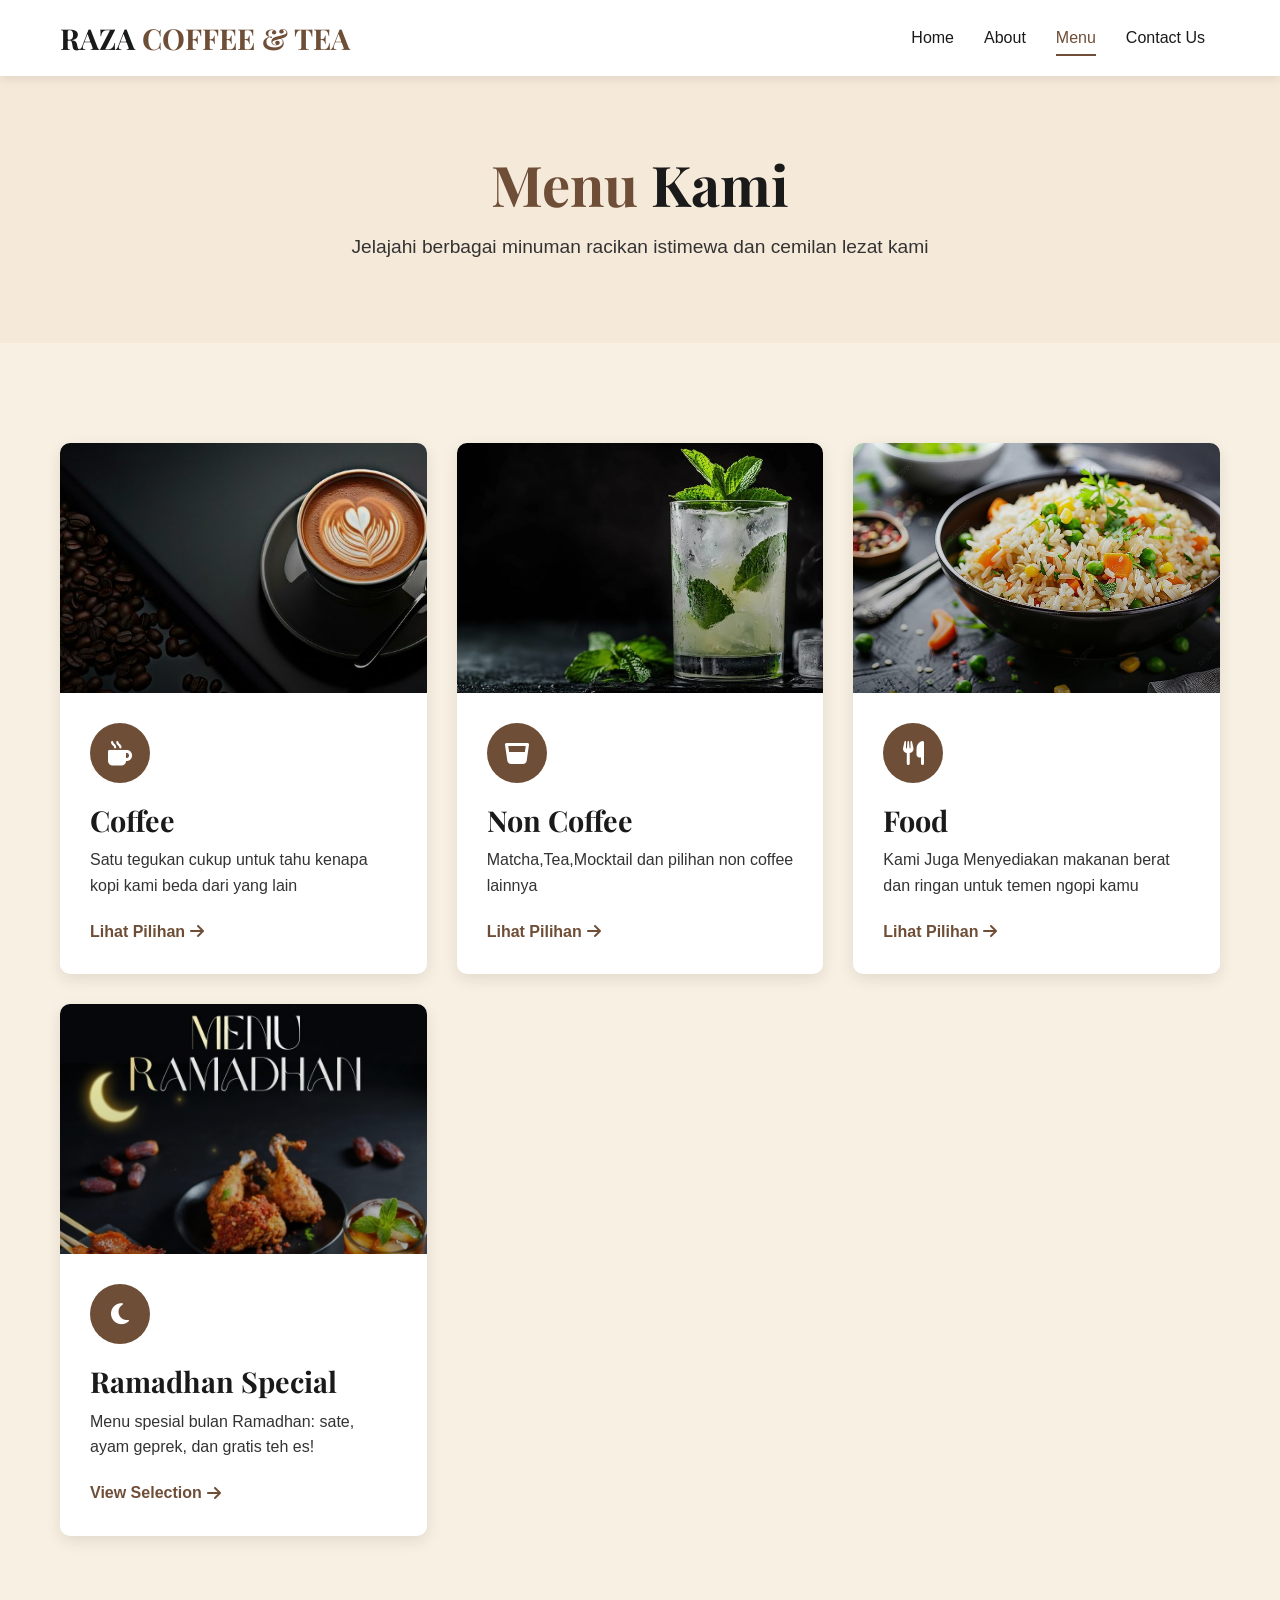
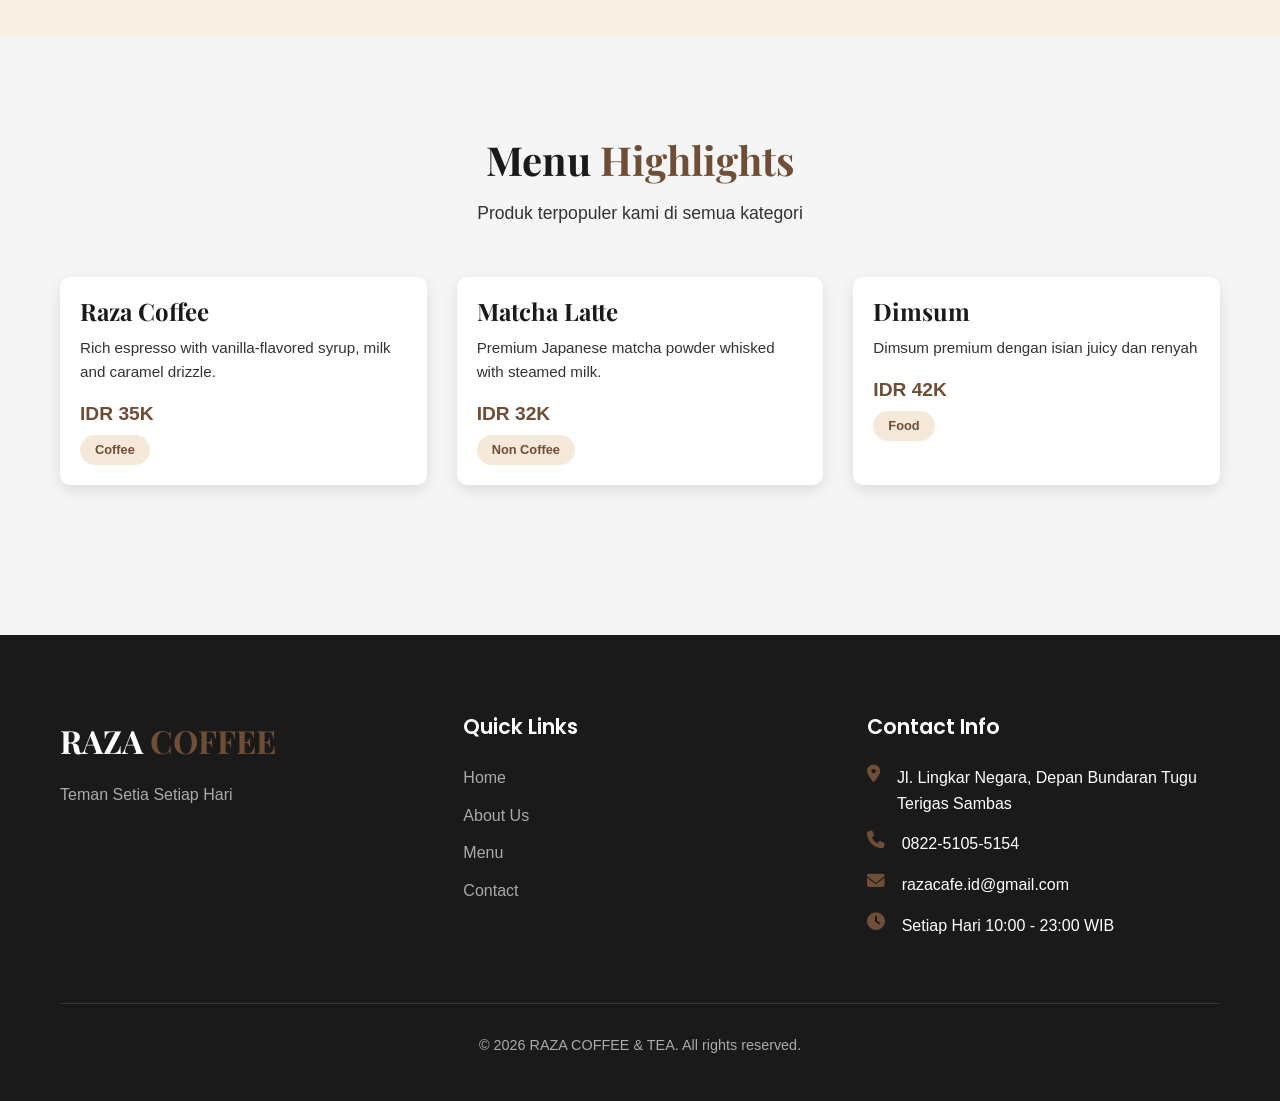
<file: menu.html>
<!DOCTYPE html>
<html lang="id">
<head>
    <meta charset="UTF-8">
    <meta name="viewport" content="width=device-width, initial-scale=1.0">
    <title>RAZA COFFEE - Menu</title>
    <link rel="stylesheet" href="style.css">
    <link rel="stylesheet" href="https://cdnjs.cloudflare.com/ajax/libs/font-awesome/6.4.0/css/all.min.css">
    <link href="https://fonts.googleapis.com/css2?family=Poppins:wght@300;400;500;600;700&family=Playfair+Display:wght@700&display=swap" rel="stylesheet">
</head>
<body>
    <!-- Navigation -->
    <nav class="navbar">
        <div class="container">
            <a href="index.html" class="logo">
                <span class="logo-text">RAZA <span class="logo-highlight">COFFEE & TEA</span></span>
            </a>

            <div class="nav-menu">
                <a href="index.html" class="nav-link">Home</a>
                <a href="about.html" class="nav-link">About</a>
                <a href="menu.html" class="nav-link active">Menu</a>
                <a href="contact.html" class="nav-link">Contact Us</a>
            </div>

            <button class="hamburger" id="hamburger">
                <span class="hamburger-line"></span>
                <span class="hamburger-line"></span>
                <span class="hamburger-line"></span>
            </button>
        </div>

        <!-- Mobile Menu -->
        <div class="mobile-menu" id="mobileMenu">
            <a href="index.html" class="mobile-nav-link">Home</a>
            <a href="about.html" class="mobile-nav-link">About</a>
            <a href="menu.html" class="mobile-nav-link active">Menu</a>
            <a href="contact.html" class="mobile-nav-link">Contact Us</a>
        </div>
    </nav>

    <!-- Menu Hero -->
    <section class="page-hero">
        <div class="container">
            <h1 class="page-title fade-in"><span class="highlight">Menu</span> Kami</h1>
            <p class="page-subtitle">
                Jelajahi berbagai minuman racikan istimewa dan cemilan lezat kami
            </p>
        </div>
    </section>

    <!-- Menu Categories -->
    <section class="menu-categories">
        <div class="container">
            <div class="categories-grid">
                <a href="coffee.html" class="category-card coffee-category">
                    <div class="category-image">
                        <img src="assets/Picture/Coffee.jpg"alt="Coffee">
                        <div class="category-overlay"></div>
                    </div>
                    <div class="category-content">
                        <div class="category-icon">
                            <i class="fas fa-mug-hot"></i>
                        </div>
                        <h3>Coffee</h3>
                        <p>
                            Satu tegukan cukup untuk tahu kenapa kopi kami beda dari yang lain
                        </p>
                        <span class="category-link">Lihat Pilihan <i class="fas fa-arrow-right"></i></span>
                    </div>
                </a>

                <a href="non-coffee.html" class="category-card non-coffee-category">
                    <div class="category-image">
                        <img src="assets/Picture/tail.jpg" alt="Non Coffee">
                        <div class="category-overlay"></div>
                    </div>
                    <div class="category-content">
                        <div class="category-icon">
                            <i class="fas fa-glass-whiskey"></i>
                        </div>
                        <h3>Non Coffee</h3>
                        <p>
                            Matcha,Tea,Mocktail dan pilihan non coffee lainnya
                        </p>
                        <span class="category-link">Lihat Pilihan <i class="fas fa-arrow-right"></i></span>
                    </div>
                </a>

                <a href="food.html" class="category-card food-category">
                    <div class="category-image">
                        <img src="assets/Picture/Food.jpg" alt="Food">
                        <div class="category-overlay"></div>
                    </div>
                    <div class="category-content">
                        <div class="category-icon">
                            <i class="fas fa-utensils"></i>
                        </div>
                        <h3>Food</h3>
                        <p>
                            Kami Juga Menyediakan makanan berat dan ringan untuk temen ngopi kamu
                        </p>
                        <span class="category-link">Lihat Pilihan<i class="fas fa-arrow-right"></i></span>
                    </div>
                </a>

                <!-- Ramadhan Special -->
                <a href="ramadhan.html" class="category-card ramadhan-category">
                    <div class="category-image">
                        <img src="assets/Picture/ramadan.jpg" alt="Ramadhan Special">
                        <div class="category-overlay"></div>
                    </div>
                    <div class="category-content">
                        <div class="category-icon">
                            <i class="fas fa-moon"></i>
                        </div>
                        <h3>Ramadhan Special</h3>
                        <p>
                            Menu spesial bulan Ramadhan: sate, ayam geprek, dan gratis teh es!
                        </p>
                        <span class="category-link">View Selection <i class="fas fa-arrow-right"></i></span>
                    </div>
                </a>
            </div>
        </div>
    </section>

    <!-- Menu Highlights -->
    <section class="menu-highlights">
        <div class="container">
            <h2 class="section-title">Menu <span class="highlight">Highlights</span></h2>
            <p class="section-subtitle">
                Produk terpopuler kami di semua kategori
            </p>

            <div class="highlights-grid">
                <div class="highlight-card">
                    <div class="highlight-content">
                        <h3>Raza Coffee </h3>
                        <p>
                            Rich espresso with vanilla-flavored syrup, milk and caramel drizzle.
                        </p>
                        <div class="highlight-price">
                            IDR 35K
                        </div>
                        <div class="highlight-category">
                            Coffee
                        </div>
                    </div>
                </div>

                <div class="highlight-card">
                    <div class="highlight-content">
                        <h3>Matcha Latte</h3>
                        <p>
                            Premium Japanese matcha powder whisked with steamed milk.
                        </p>
                        <div class="highlight-price">
                            IDR 32K
                        </div>
                        <div class="highlight-category">
                            Non Coffee
                        </div>
                    </div>
                </div>

                <div class="highlight-card">
                    <div class="highlight-content">
                        <h3>Dimsum</h3>
                        <p>
                            Dimsum premium dengan isian juicy dan renyah
                        </p>
                        <div class="highlight-price">
                            IDR 42K
                        </div>
                        <div class="highlight-category">
                            Food
                        </div>
                    </div>
                </div>
            </div>
        </div>
    </section>

    <footer class="footer">
        <div class="container">
            <div class="footer-content">
                <div class="footer-logo">
                    <span class="logo-text">RAZA <span class="logo-highlight">COFFEE</span></span>
                    <p>Teman Setia Setiap Hari</p>
                </div>
                
                <div class="footer-links">
                    <h3>Quick Links</h3>
                    <ul>
                        <li><a href="index.html">Home</a></li>
                        <li><a href="about.html">About Us</a></li>
                        <li><a href="menu.html">Menu</a></li>
                        <li><a href="contact.html">Contact</a></li>
                    </ul>
                </div>
                
                <div class="footer-contact">
                    <h3>Contact Info</h3>
                    <ul>
                        <li><i class="fas fa-map-marker-alt"></i> Jl. Lingkar Negara, Depan Bundaran Tugu Terigas Sambas</li>
                        <li><i class="fas fa-phone"></i> 0822-5105-5154</li>
                        <li><i class="fas fa-envelope"></i> razacafe.id@gmail.com</li>
                        <li><i class="fas fa-clock"></i> Setiap Hari 10:00 - 23:00 WIB</li>
                    </ul>
                </div>
            </div>
            
            <div class="footer-bottom">
                <p>&copy; 2026 RAZA COFFEE & TEA. All rights reserved.</p>
            </div>
        </div>
    </footer>

    <script src="script.js"></script>
</body>
</html>
</file>
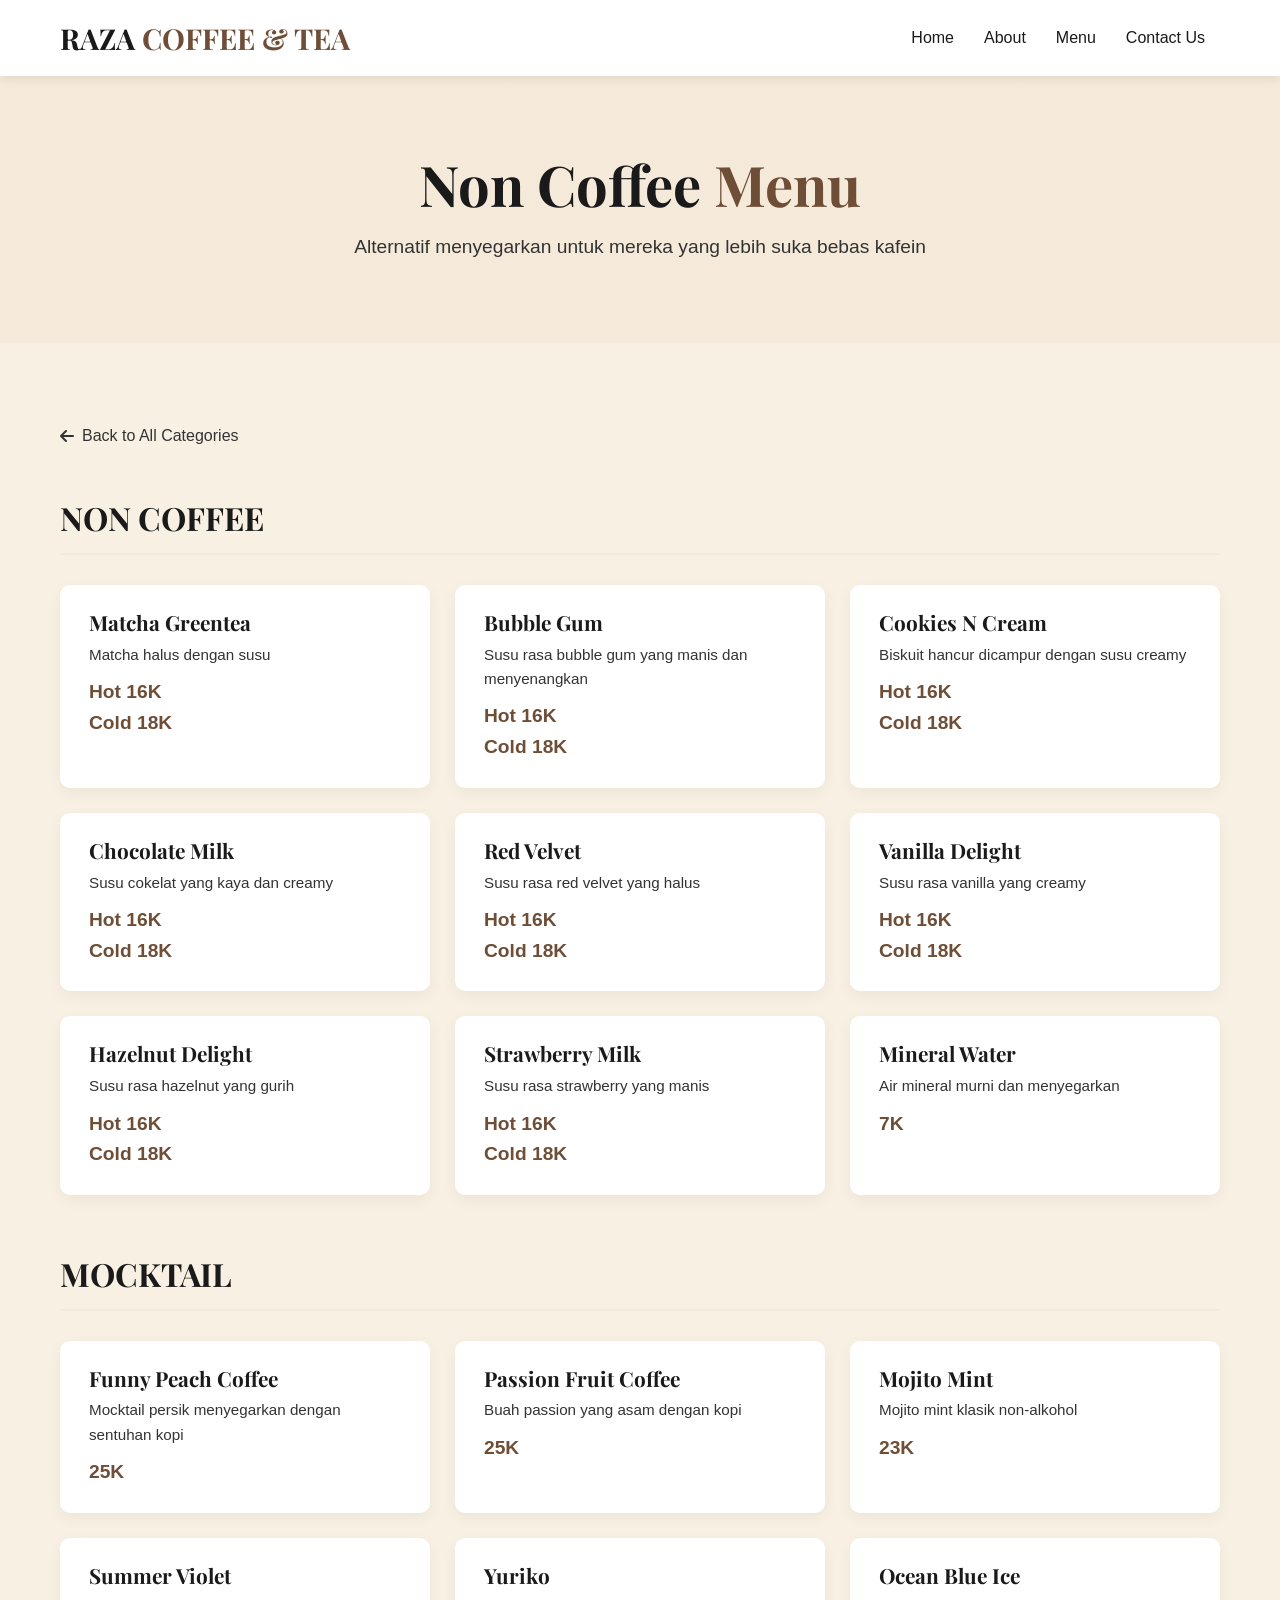
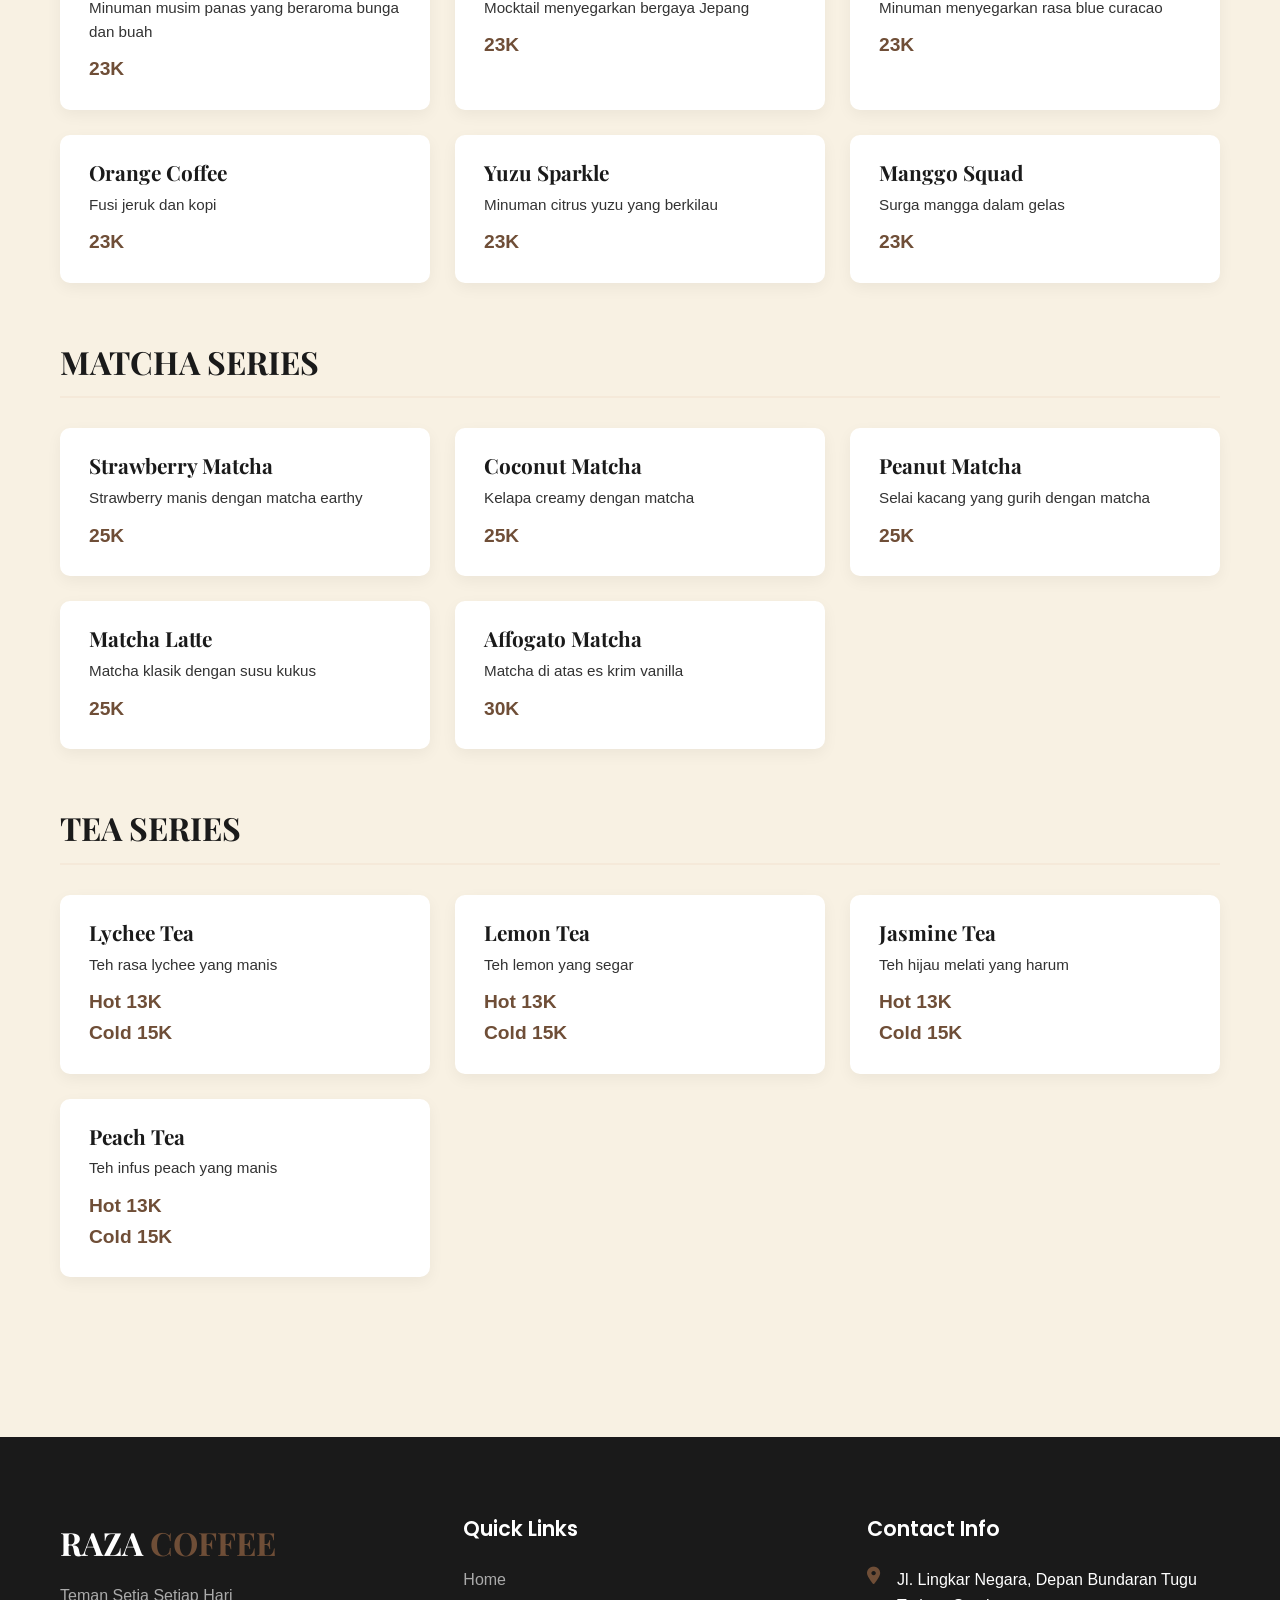
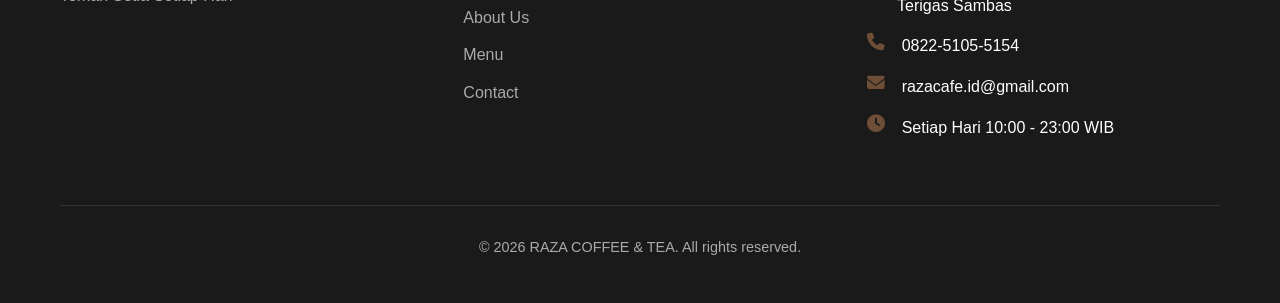
<file: non-coffee.html>
<!DOCTYPE html>
<html lang="id">
<head>
    <meta charset="UTF-8">
    <meta name="viewport" content="width=device-width, initial-scale=1.0">
    <title>RAZA COFFEE - Non Coffee Menu</title>
    <link rel="stylesheet" href="style.css">
    <link rel="stylesheet" href="https://cdnjs.cloudflare.com/ajax/libs/font-awesome/6.4.0/css/all.min.css">
    <link href="https://fonts.googleapis.com/css2?family=Poppins:wght@300;400;500;600;700&family=Playfair+Display:wght@700&display=swap" rel="stylesheet">
    <style>
        /* Gaya tambahan untuk konsistensi */
        .item-price-single {
            font-weight: 700;
            color: var(--primary-brown);
            font-size: 1.2rem;
            display: block;
            line-height: 1.6;
        }
        .item-price-hot, .item-price-ice {
            font-weight: 700;
            color: var(--primary-brown);
            font-size: 1.2rem;
            display: block;
            line-height: 1.6;
        }
        .item-label {
            font-style: italic;
            color: var(--light-brown);
            font-size: 0.9rem;
            display: block;
            margin-bottom: 8px;
        }
        .menu-item-card {
            display: flex;
            align-items: flex-start;
        }
        .item-image {
            width: 120px;
            height: 120px;
            flex-shrink: 0;
            margin-right: 20px;
            border-radius: 8px;
            overflow: hidden;
            box-shadow: 0 3px 10px rgba(0,0,0,0.08);
        }
        .item-image img {
            width: 100%;
            height: 100%;
            object-fit: cover;
            transition: transform 0.3s ease;
        }
        .item-image img:hover {
            transform: scale(1.05);
        }
        @media (max-width: 768px) {
            .menu-item-card {
                flex-direction: column;
                align-items: center;
                text-align: center;
            }
            .item-image {
                margin-right: 0;
                margin-bottom: 15px;
            }
        }
    </style>
</head>
<body>
    <!-- Navigation -->
    <nav class="navbar">
        <div class="container">
            <a href="index.html" class="logo">
                <span class="logo-text">RAZA <span class="logo-highlight">COFFEE & TEA</span></span>
            </a>
            
            <div class="nav-menu">
                <a href="index.html" class="nav-link">Home</a>
                <a href="about.html" class="nav-link">About</a>
                <a href="menu.html" class="nav-link active">Menu</a>
                <a href="contact.html" class="nav-link">Contact Us</a>
            </div>
            
            <button class="hamburger" id="hamburger">
                <span class="hamburger-line"></span>
                <span class="hamburger-line"></span>
                <span class="hamburger-line"></span>
            </button>
        </div>
        
        <div class="mobile-menu" id="mobileMenu">
            <a href="index.html" class="mobile-nav-link">Home</a>
            <a href="about.html" class="mobile-nav-link">About</a>
            <a href="menu.html" class="mobile-nav-link active">Menu</a>
            <a href="contact.html" class="mobile-nav-link">Contact Us</a>
        </div>
    </nav>

    <!-- Non Coffee Hero -->
    <section class="page-hero non-coffee-hero">
        <div class="container">
            <h1 class="page-title fade-in">Non Coffee <span class="highlight">Menu</span></h1>
            <p class="page-subtitle">Alternatif menyegarkan untuk mereka yang lebih suka bebas kafein</p>
        </div>
    </section>

    <!-- Non Coffee Menu -->
    <section class="menu-page">
        <div class="container">
            <div class="menu-header">
                <div class="menu-back">
                    <a href="menu.html" class="back-link"><i class="fas fa-arrow-left"></i> Back to All Categories</a>
                </div>
            </div>
            
            <div class="menu-items">
                <!-- NON COFFEE (Milk Based) -->
                <div class="menu-category">
                    <h2 class="category-title">NON COFFEE</h2>
                    <div class="menu-items-grid">
                        <!-- Matcha Greentea -->
                        <div class="menu-item-card" data-category="noncoffee">
                            <div class="menu-item-content">
                                <h3 class="item-name">Matcha Greentea</h3>
                                <p class="item-description">Matcha halus dengan susu</p>
                                <div class="price-container">
                                    <span class="item-price-hot">Hot 16K</span>
                                    <span class="item-price-ice">Cold 18K</span>
                                </div>
                            </div>
                        </div>
                        <!-- Bubble gum -->
                        <div class="menu-item-card" data-category="noncoffee">
                            <div class="menu-item-content">
                                <h3 class="item-name">Bubble Gum</h3>
                                <p class="item-description">Susu rasa bubble gum yang manis dan menyenangkan</p>
                                <div class="price-container">
                                    <span class="item-price-hot">Hot 16K</span>
                                    <span class="item-price-ice">Cold 18K</span>

                                </div>
                            </div>
                        </div>
                        <!-- Cookies N Cream -->
                        <div class="menu-item-card" data-category="noncoffee">
                            <div class="menu-item-content">
                                <h3 class="item-name">Cookies N Cream</h3>
                                <p class="item-description">Biskuit hancur dicampur dengan susu creamy</p>
                                <div class="price-container">
                                    <span class="item-price-hot">Hot 16K</span>
                                    <span class="item-price-ice">Cold 18K</span>
                                </div>
                            </div>
                        </div>
                        <!-- Chocolate Milk -->
                        <div class="menu-item-card" data-category="noncoffee">
                            <div class="menu-item-content">
                                <h3 class="item-name">Chocolate Milk</h3>
                                <p class="item-description">Susu cokelat yang kaya dan creamy</p>
                                <div class="price-container">
                                    <span class="item-price-hot">Hot 16K</span>
                                    <span class="item-price-ice">Cold 18K</span>
                                </div>
                            </div>
                        </div>
                        <!-- Red Velvet -->
                        <div class="menu-item-card" data-category="noncoffee">
                            <div class="menu-item-content">
                                <h3 class="item-name">Red Velvet</h3>
                                <p class="item-description">Susu rasa red velvet yang halus</p>
                                <div class="price-container">
                                    <span class="item-price-hot">Hot 16K</span>
                                    <span class="item-price-ice">Cold 18K</span>
                                </div>
                            </div>
                        </div>
                        <!-- Vanilla Delight -->
                        <div class="menu-item-card" data-category="noncoffee">
                            <div class="menu-item-content">
                                <h3 class="item-name">Vanilla Delight</h3>
                                <p class="item-description">Susu rasa vanilla yang creamy</p>
                                <div class="price-container">
                                    <span class="item-price-hot">Hot 16K</span>
                                    <span class="item-price-ice">Cold 18K</span>
                                </div>
                            </div>
                        </div>
                        <!-- Hazelnut Delight -->
                        <div class="menu-item-card" data-category="noncoffee">
                            <div class="menu-item-content">
                                <h3 class="item-name">Hazelnut Delight</h3>
                                <p class="item-description">Susu rasa hazelnut yang gurih</p>
                                <div class="price-container">
                                    <span class="item-price-hot">Hot 16K</span>
                                    <span class="item-price-ice">Cold 18K</span>
                                </div>
                            </div>
                        </div>
                        <!-- Strawberry Milk -->
                        <div class="menu-item-card" data-category="noncoffee">
                            <div class="menu-item-content">
                                <h3 class="item-name">Strawberry Milk</h3>
                                <p class="item-description">Susu rasa strawberry yang manis</p>
                                <div class="price-container">
                                    <span class="item-price-hot">Hot 16K</span>
                                    <span class="item-price-ice">Cold 18K</span>

                                </div>
                            </div>
                        </div>
                        <!-- Mineral Water -->
                        <div class="menu-item-card" data-category="noncoffee">
                            <div class="menu-item-content">
                                <h3 class="item-name">Mineral Water</h3>
                                <p class="item-description">Air mineral murni dan menyegarkan</p>
                                <div class="price-container">
                                    <span class="item-price-ice">7K</span>

                                </div>
                            </div>
                        </div>
                    </div>
                </div>

                <!-- MOCKTAIL -->
                <div class="menu-category">
                    <h2 class="category-title">MOCKTAIL</h2>
                    <div class="menu-items-grid">
                        <!-- Funny Peach Coffee -->
                        <div class="menu-item-card" data-category="mocktail">
                            <div class="menu-item-content">
                                <h3 class="item-name">Funny Peach Coffee</h3>
                                <p class="item-description">Mocktail persik menyegarkan dengan sentuhan kopi</p>
                                <div class="price-container">
                                    <span class="item-price-single">25K</span>

                                </div>
                            </div>
                        </div>
                        <!-- Passion Fruit Coffee -->
                        <div class="menu-item-card" data-category="mocktail">
                            <div class="menu-item-content">
                                <h3 class="item-name">Passion Fruit Coffee</h3>
                                <p class="item-description">Buah passion yang asam dengan kopi</p>
                                <div class="price-container">
                                    <span class="item-price-single">25K</span>
                                </div>
                            </div>
                        </div>
                        <!-- Mojito Mint -->
                        <div class="menu-item-card" data-category="mocktail">
                            <div class="menu-item-content">
                                <h3 class="item-name">Mojito Mint</h3>
                                <p class="item-description">Mojito mint klasik non-alkohol</p>
                                <div class="price-container">
                                    <span class="item-price-single">23K</span>
                                </div>
                            </div>
                        </div>
                        <!-- Summer Violet -->
                        <div class="menu-item-card" data-category="mocktail">
                            <div class="menu-item-content">
                                <h3 class="item-name">Summer Violet</h3>
                                <p class="item-description">Minuman musim panas yang beraroma bunga dan buah</p>
                                <div class="price-container">
                                    <span class="item-price-single">23K</span>
                                </div>
                            </div>
                        </div>
                        <!-- Yuriko -->
                        <div class="menu-item-card" data-category="mocktail">
                            <div class="menu-item-content">
                                <h3 class="item-name">Yuriko</h3>
                                <p class="item-description">Mocktail menyegarkan bergaya Jepang</p>
                                <div class="price-container">
                                    <span class="item-price-single">23K</span>
                                </div>
                            </div>
                        </div>
                        <!-- Ocean Blue Ice -->
                        <div class="menu-item-card" data-category="mocktail">
                            <div class="menu-item-content">
                                <h3 class="item-name">Ocean Blue Ice</h3>
                                <p class="item-description">Minuman menyegarkan rasa blue curacao</p>
                                <div class="price-container">
                                    <span class="item-price-single">23K</span>
                                </div>
                            </div>
                        </div>
                        <!-- Orange Coffee -->
                        <div class="menu-item-card" data-category="mocktail">
                            <div class="menu-item-content">
                                <h3 class="item-name">Orange Coffee</h3>

                                <p class="item-description">Fusi jeruk dan kopi</p>
                                <div class="price-container">
                                    <span class="item-price-single">23K</span>
                                </div>
                            </div>
                        </div>
                        <!-- Yuzu Sparkle -->
                        <div class="menu-item-card" data-category="mocktail">
                            <div class="menu-item-content">
                                <h3 class="item-name">Yuzu Sparkle</h3>
                                <p class="item-description">Minuman citrus yuzu yang berkilau</p>
                                <div class="price-container">
                                    <span class="item-price-single">23K</span>
                                </div>
                            </div>
                        </div>
                        <!-- Manggo Squad -->
                        <div class="menu-item-card" data-category="mocktail">
                            <div class="menu-item-content">
                                <h3 class="item-name">Manggo Squad</h3>
                                <p class="item-description">Surga mangga dalam gelas</p>
                                <div class="price-container">
                                    <span class="item-price-single">23K</span>
                                </div>
                            </div>
                        </div>
                    </div>
                </div>

                <!-- MATCHA SERIES -->
                <div class="menu-category">
                    <h2 class="category-title">MATCHA SERIES</h2>
                    <div class="menu-items-grid">
                        <!-- Strawberry Matcha -->
                        <div class="menu-item-card" data-category="matcha">
                            <div class="menu-item-content">
                                <h3 class="item-name">Strawberry Matcha</h3>
                                <p class="item-description">Strawberry manis dengan matcha earthy</p>
                                <div class="price-container">
                                    <span class="item-price-single">25K</span>
                                </div>
                            </div>
                        </div>
                        <!-- Coconut Matcha -->
                        <div class="menu-item-card" data-category="matcha">
                            <div class="menu-item-content">
                                <h3 class="item-name">Coconut Matcha</h3>
                                <p class="item-description">Kelapa creamy dengan matcha</p>
                                <div class="price-container">
                                    <span class="item-price-single">25K</span>
                                </div>
                            </div>
                        </div>
                        <!-- Peanut Matcha -->
                        <div class="menu-item-card" data-category="matcha">
                            <div class="menu-item-content">
                                <h3 class="item-name">Peanut Matcha</h3>
                                <p class="item-description">Selai kacang yang gurih dengan matcha</p>
                                <div class="price-container">
                                    <span class="item-price-single">25K</span>
                                </div>
                            </div>
                        </div>
                        <!-- Matcha Latte -->
                        <div class="menu-item-card" data-category="matcha">
                            <div class="menu-item-content">
                                <h3 class="item-name">Matcha Latte</h3>
                                <p class="item-description">Matcha klasik dengan susu kukus</p>
                                <div class="price-container">
                                    <span class="item-price-single">25K</span>
                                </div>
                            </div>
                        </div>
                        <!-- Affogato Matcha -->
                        <div class="menu-item-card" data-category="matcha">
                            <div class="menu-item-content">
                                <h3 class="item-name">Affogato Matcha</h3>
                                <p class="item-description">Matcha di atas es krim vanilla</p>
                                <div class="price-container">
                                    <span class="item-price-single">30K</span>
                                </div>
                            </div>
                        </div>
                    </div>
                </div>

                <!-- TEA SERIES -->
                <div class="menu-category">
                    <h2 class="category-title">TEA SERIES</h2>
                    <div class="menu-items-grid">
                        <!-- Lychee Tea -->
                        <div class="menu-item-card" data-category="tea">
                            <div class="menu-item-content">
                                <h3 class="item-name">Lychee Tea</h3>
                                <p class="item-description">Teh rasa lychee yang manis</p>
                                <div class="price-container">
                                    <span class="item-price-hot">Hot 13K</span>
                                    <span class="item-price-ice">Cold 15K</span>

                                </div>
                            </div>
                        </div>
                        <!-- Lemon Tea -->
                        <div class="menu-item-card" data-category="tea">
                            <div class="menu-item-content">
                                <h3 class="item-name">Lemon Tea</h3>
                                <p class="item-description">Teh lemon yang segar</p>
                                <div class="price-container">
                                    <span class="item-price-hot">Hot 13K</span>
                                    <span class="item-price-ice">Cold 15K</span>

                                </div>
                            </div>
                        </div>
                        <!-- Jasmine Tea -->
                        <div class="menu-item-card" data-category="tea">
                            <div class="menu-item-content">
                                <h3 class="item-name">Jasmine Tea</h3>
                                <p class="item-description">Teh hijau melati yang harum</p>
                                <div class="price-container">
                                    <span class="item-price-hot">Hot 13K</span>
                                    <span class="item-price-ice">Cold 15K</span>

                                </div>
                            </div>
                        </div>
                        <!-- Peach Tea -->
                        <div class="menu-item-card" data-category="tea">
                            <div class="menu-item-content">
                                <h3 class="item-name">Peach Tea</h3>
                                <p class="item-description">Teh infus peach yang manis</p>
                                <div class="price-container">
                                    <span class="item-price-hot">Hot 13K</span>
                                    <span class="item-price-ice">Cold 15K</span>
                                </div>
                            </div>
                        </div>
                    </div>
                </div>
            </div>
        </div>
    </section>

    <footer class="footer">
        <div class="container">
            <div class="footer-content">
                <div class="footer-logo">
                    <span class="logo-text">RAZA <span class="logo-highlight">COFFEE</span></span>
                    <p>Teman Setia Setiap Hari</p>
                </div>
                
                <div class="footer-links">
                    <h3>Quick Links</h3>
                    <ul>
                        <li><a href="index.html">Home</a></li>
                        <li><a href="about.html">About Us</a></li>
                        <li><a href="menu.html">Menu</a></li>
                        <li><a href="contact.html">Contact</a></li>
                    </ul>
                </div>
                
                <div class="footer-contact">
                    <h3>Contact Info</h3>
                    <ul>
                        <li><i class="fas fa-map-marker-alt"></i> Jl. Lingkar Negara, Depan Bundaran Tugu Terigas Sambas</li>
                        <li><i class="fas fa-phone"></i> 0822-5105-5154</li>
                        <li><i class="fas fa-envelope"></i> razacafe.id@gmail.com</li>
                        <li><i class="fas fa-clock"></i> Setiap Hari 10:00 - 23:00 WIB</li>
                    </ul>
                </div>
            </div>
            
            <div class="footer-bottom">
                <p>&copy; 2026 RAZA COFFEE & TEA. All rights reserved.</p>
            </div>
        </div>
    </footer>

    <script src="script.js"></script>
</body>
</html>
</file>
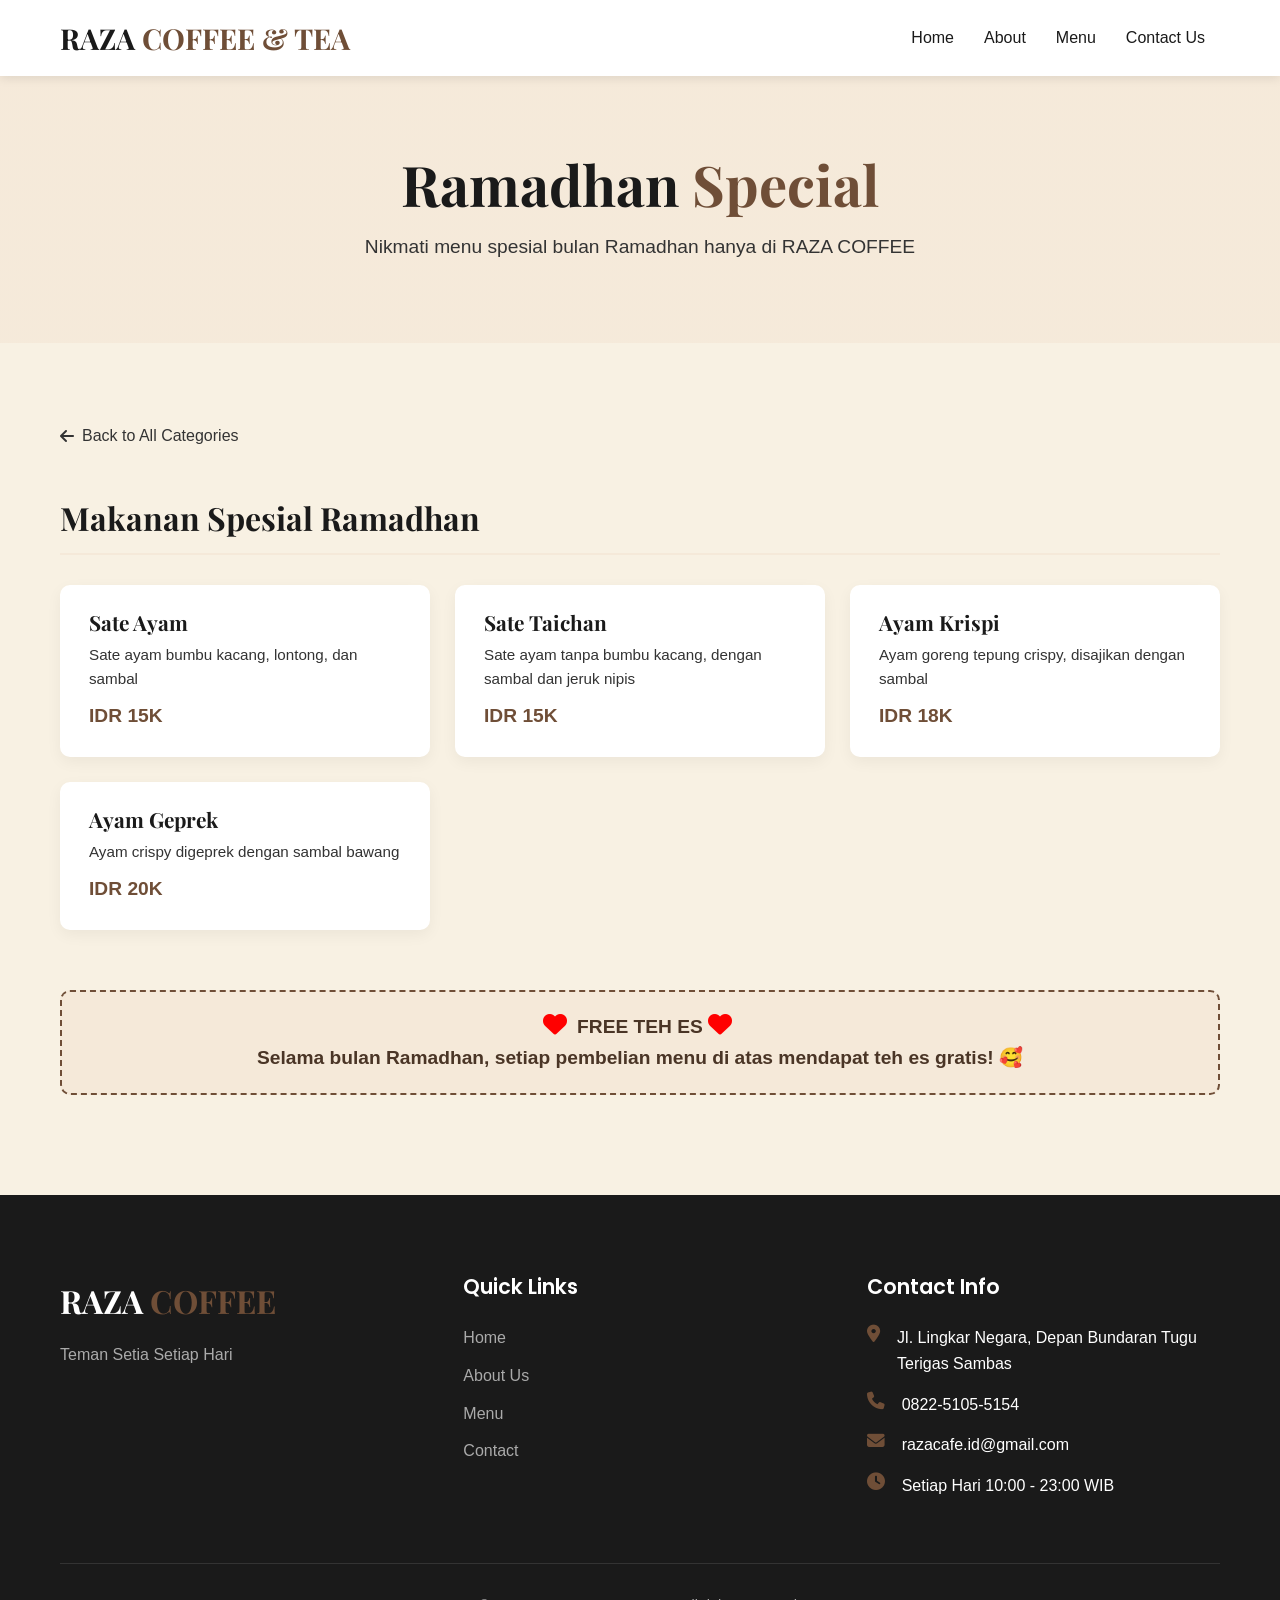
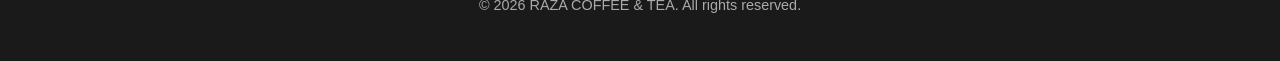
<file: ramadhan.html>
<!DOCTYPE html>
<html lang="id">
<head>
    <meta charset="UTF-8">
    <meta name="viewport" content="width=device-width, initial-scale=1.0">
    <title>RAZA COFFEE - Ramadhan Special Menu</title>
    <link rel="stylesheet" href="style.css">
    <link rel="stylesheet" href="https://cdnjs.cloudflare.com/ajax/libs/font-awesome/6.4.0/css/all.min.css">
    <link href="https://fonts.googleapis.com/css2?family=Poppins:wght@300;400;500;600;700&family=Playfair+Display:wght@700&display=swap" rel="stylesheet">
    <style>
        /* Gaya tambahan untuk konsistensi */
        .item-price-single {
            font-weight: 700;
            color: var(--primary-brown);
            font-size: 1.2rem;
            display: block;
            line-height: 1.6;
        }
        .item-label {
            font-style: italic;
            color: var(--light-brown);
            font-size: 0.9rem;
            display: block;
            margin-bottom: 8px;
        }
        .menu-item-card {
            display: flex;
            align-items: flex-start;
        }
        .item-image {
            width: 120px;
            height: 120px;
            flex-shrink: 0;
            margin-right: 20px;
            border-radius: 8px;
            overflow: hidden;
            box-shadow: 0 3px 10px rgba(0,0,0,0.08);
        }
        .item-image img {
            width: 100%;
            height: 100%;
            object-fit: cover;
            transition: transform 0.3s ease;
        }
        .item-image img:hover {
            transform: scale(1.05);
        }
        .ramadhan-note {
            text-align: center;
            margin-top: 50px;
            padding: 20px;
            background-color: var(--cream);
            border-radius: 10px;
            font-size: 1.2rem;
            font-weight: 600;
            color: var(--dark-brown);
            border: 2px dashed var(--primary-brown);
        }
        .ramadhan-note i {
            color: red;
            font-size: 1.5rem;
            margin-right: 5px;
        }
        @media (max-width: 768px) {
            .menu-item-card {
                flex-direction: column;
                align-items: center;
                text-align: center;
            }
            .item-image {
                margin-right: 0;
                margin-bottom: 15px;
            }
        }
    </style>
</head>
<body>
    <!-- Navigation -->
    <nav class="navbar">
        <div class="container">
            <a href="index.html" class="logo">
                <span class="logo-text">RAZA <span class="logo-highlight">COFFEE & TEA</span></span>
            </a>
            
            <div class="nav-menu">
                <a href="index.html" class="nav-link">Home</a>
                <a href="about.html" class="nav-link">About</a>
                <a href="menu.html" class="nav-link active">Menu</a>
                <a href="contact.html" class="nav-link">Contact Us</a>
            </div>
            
            <button class="hamburger" id="hamburger">
                <span class="hamburger-line"></span>
                <span class="hamburger-line"></span>
                <span class="hamburger-line"></span>
            </button>
        </div>
        
        <div class="mobile-menu" id="mobileMenu">
            <a href="index.html" class="mobile-nav-link">Home</a>
            <a href="about.html" class="mobile-nav-link">About</a>
            <a href="menu.html" class="mobile-nav-link active">Menu</a>
            <a href="contact.html" class="mobile-nav-link">Contact Us</a>
        </div>
    </nav>

    <!-- Ramadhan Hero -->
    <section class="page-hero" style="background: linear-gradient(rgba(245, 233, 217, 0.9), rgba(245, 233, 217, 0.9)), url('https://images.unsplash.com/photo-1555939594-58d7cb561404?ixlib=rb-4.0.3&auto=format&fit=crop&w=1200&q=80') center/cover;">
        <div class="container">
            <h1 class="page-title fade-in">Ramadhan <span class="highlight">Special</span></h1>
            <p class="page-subtitle">Nikmati menu spesial bulan Ramadhan hanya di RAZA COFFEE</p>
        </div>
    </section>

    <!-- Ramadhan Menu -->
    <section class="menu-page">
        <div class="container">
            <div class="menu-header">
                <div class="menu-back">
                    <a href="menu.html" class="back-link"><i class="fas fa-arrow-left"></i> Back to All Categories</a>
                </div>
            </div>
            
            <div class="menu-items">
                <!-- Makanan (Ramadhan) -->
                <div class="menu-category">
                    <h2 class="category-title">Makanan Spesial Ramadhan</h2>
                    <div class="menu-items-grid">
                        <!-- Sate Ayam -->
                        <div class="menu-item-card" data-category="ramadhan">
                            <div class="menu-item-content">
                                <h3 class="item-name">Sate Ayam</h3>
                                <p class="item-description">Sate ayam bumbu kacang, lontong, dan sambal</p>
                                <div class="price-container">
                                    <span class="item-price-single">IDR 15K</span>
                                </div>
                            </div>
                        </div>
                        <!-- Sate Taichan -->
                        <div class="menu-item-card" data-category="ramadhan">
                            <div class="menu-item-content">
                                <h3 class="item-name">Sate Taichan</h3>
                                <p class="item-description">Sate ayam tanpa bumbu kacang, dengan sambal dan jeruk nipis</p>
                                <div class="price-container">
                                    <span class="item-price-single">IDR 15K</span>
                                </div>
                            </div>
                        </div>
                        <!-- Ayam Krispi -->
                        <div class="menu-item-card" data-category="ramadhan">
                            <div class="menu-item-content">
                                <h3 class="item-name">Ayam Krispi</h3>
                                <p class="item-description">Ayam goreng tepung crispy, disajikan dengan sambal</p>
                                <div class="price-container">
                                    <span class="item-price-single">IDR 18K</span>
                                </div>
                            </div>
                        </div>
                        <!-- Ayam Geprek -->
                        <div class="menu-item-card" data-category="ramadhan">
                            <div class="menu-item-content">
                                <h3 class="item-name">Ayam Geprek</h3>
                                <p class="item-description">Ayam crispy digeprek dengan sambal bawang</p>
                                <div class="price-container">
                                    <span class="item-price-single">IDR 20K</span>
                                </div>
                            </div>
                        </div>
                    </div>
                </div>
            </div>

            <!-- Free Teh Es Note -->
            <div class="ramadhan-note">
                <i class="fas fa-heart"></i> FREE TEH ES <i class="fas fa-heart"></i><br>
                <span>Selama bulan Ramadhan, setiap pembelian menu di atas mendapat teh es gratis! 🥰</span>
            </div>
        </div>
    </section>

    <footer class="footer">
        <div class="container">
            <div class="footer-content">
                <div class="footer-logo">
                    <span class="logo-text">RAZA <span class="logo-highlight">COFFEE</span></span>
                    <p>Teman Setia Setiap Hari</p>
                </div>
                
                <div class="footer-links">
                    <h3>Quick Links</h3>
                    <ul>
                        <li><a href="index.html">Home</a></li>
                        <li><a href="about.html">About Us</a></li>
                        <li><a href="menu.html">Menu</a></li>
                        <li><a href="contact.html">Contact</a></li>
                    </ul>
                </div>
                
                <div class="footer-contact">
                    <h3>Contact Info</h3>
                    <ul>
                        <li><i class="fas fa-map-marker-alt"></i> Jl. Lingkar Negara, Depan Bundaran Tugu Terigas Sambas</li>
                        <li><i class="fas fa-phone"></i> 0822-5105-5154</li>
                        <li><i class="fas fa-envelope"></i> razacafe.id@gmail.com</li>
                        <li><i class="fas fa-clock"></i> Setiap Hari 10:00 - 23:00 WIB</li>
                    </ul>
                </div>
            </div>
            
            <div class="footer-bottom">
                <p>&copy; 2026 RAZA COFFEE & TEA. All rights reserved.</p>
            </div>
        </div>
    </footer>

    <script src="script.js"></script>
</body>
</html>
</file>
<file: style.css>
/* Reset & Base Styles */
* {
    margin: 0;
    padding: 0;
    box-sizing: border-box;
}

:root {
    --primary-brown: #6F4E37;
    --dark-brown: #4A3526;
    --light-brown: #A68A64;
    --cream: #F5E9D9;
    --black: #1A1A1A;
    --white: #FFFFFF;
    --gray: #F5F5F5;
    --dark-gray: #333333;
    --shadow: 0 5px 15px rgba(0, 0, 0, 0.1);
    --transition: all 0.3s ease;
}

html {
    scroll-behavior: smooth;
}

body {
    font-family: 'Poppins', sans-serif;
    line-height: 1.6;
    color: var(--black);
    background-color: var(--white);
    overflow-x: hidden;
}

.container {
    width: 100%;
    max-width: 1200px;
    margin: 0 auto;
    padding: 0 20px;
}

/* Typography */
h1, h2, h3, h4 {
    font-family: 'Playfair Display', serif;
    font-weight: 700;
    line-height: 1.2;
    margin-bottom: 1rem;
}

h1 {
    font-size: 3.5rem;
}

h2 {
    font-size: 2.5rem;
}

h3 {
    font-size: 1.8rem;
}

p {
    margin-bottom: 1.5rem;
}

.highlight {
    color: var(--primary-brown);
}

/* Animations */
@keyframes fadeIn {
    from { opacity: 0; }
    to { opacity: 1; }
}

@keyframes slideInLeft {
    from { 
        opacity: 0;
        transform: translateX(-50px);
    }
    to { 
        opacity: 1;
        transform: translateX(0);
    }
}

@keyframes slideInRight {
    from { 
        opacity: 0;
        transform: translateX(50px);
    }
    to { 
        opacity: 1;
        transform: translateX(0);
    }
}

@keyframes slideInUp {
    from { 
        opacity: 0;
        transform: translateY(30px);
    }
    to { 
        opacity: 1;
        transform: translateY(0);
    }
}

@keyframes pulse {
    0% { transform: scale(1); }
    50% { transform: scale(1.05); }
    100% { transform: scale(1); }
}

.fade-in {
    animation: fadeIn 1s ease forwards;
}

.slide-in-left {
    animation: slideInLeft 1s ease forwards;
}

.slide-in-right {
    animation: slideInRight 1s ease forwards;
}

.slide-in-up {
    animation: slideInUp 0.8s ease forwards;
}

/* Buttons */
.btn-primary, .btn-secondary, .btn-order {
    display: inline-block;
    padding: 12px 30px;
    border-radius: 30px;
    font-weight: 600;
    text-decoration: none;
    transition: var(--transition);
    cursor: pointer;
    border: none;
    font-size: 1rem;
    text-align: center;
}

.btn-primary {
    background-color: var(--primary-brown);
    color: var(--white);
    box-shadow: var(--shadow);
}

.btn-primary:hover {
    background-color: var(--dark-brown);
    transform: translateY(-3px);
    box-shadow: 0 10px 20px rgba(111, 78, 55, 0.3);
}

.btn-secondary {
    background-color: transparent;
    color: var(--primary-brown);
    border: 2px solid var(--primary-brown);
}

.btn-secondary:hover {
    background-color: var(--primary-brown);
    color: var(--white);
    transform: translateY(-3px);
}

.btn-order {
    background-color: var(--black);
    color: var(--white);
    padding: 10px 20px;
    border-radius: 20px;
    font-size: 0.9rem;
    margin-left: 20px;
}

.btn-order:hover {
    background-color: var(--primary-brown);
    transform: translateY(-2px);
}

/* Navigation */
.navbar {
    background-color: var(--white);
    box-shadow: 0 2px 10px rgba(0, 0, 0, 0.1);
    position: fixed;
    top: 0;
    left: 0;
    width: 100%;
    z-index: 1000;
    padding: 15px 0;
}

.navbar .container {
    display: flex;
    justify-content: space-between;
    align-items: center;
}

.logo {
    text-decoration: none;
}

.logo-text {
    font-family: 'Playfair Display', serif;
    font-size: 1.8rem;
    font-weight: 700;
    color: var(--black);
}

.logo-highlight {
    color: var(--primary-brown);
}

.nav-menu {
    display: flex;
    align-items: center;
}

.nav-link {
    text-decoration: none;
    color: var(--black);
    margin: 0 15px;
    font-weight: 500;
    transition: var(--transition);
    position: relative;
}

.nav-link:hover, .nav-link.active {
    color: var(--primary-brown);
}

.nav-link.active::after {
    content: '';
    position: absolute;
    bottom: -5px;
    left: 0;
    width: 100%;
    height: 2px;
    background-color: var(--primary-brown);
}

/* Hamburger Menu */
.hamburger {
    display: none;
    flex-direction: column;
    justify-content: space-between;
    width: 30px;
    height: 21px;
    background: transparent;
    border: none;
    cursor: pointer;
    padding: 0;
    z-index: 1001;
}

.hamburger-line {
    width: 100%;
    height: 3px;
    background-color: var(--black);
    transition: var(--transition);
    border-radius: 3px;
}

.hamburger.active .hamburger-line:nth-child(1) {
    transform: rotate(45deg) translate(6px, 6px);
}

.hamburger.active .hamburger-line:nth-child(2) {
    opacity: 0;
}

.hamburger.active .hamburger-line:nth-child(3) {
    transform: rotate(-45deg) translate(6px, -6px);
}

.mobile-menu {
    display: none;
    position: absolute;
    top: 100%;
    left: 0;
    width: 100%;
    background-color: var(--white);
    box-shadow: 0 10px 15px rgba(0, 0, 0, 0.1);
    padding: 20px;
    flex-direction: column;
    transform: translateY(-20px);
    opacity: 0;
    transition: var(--transition);
}

.mobile-menu.active {
    display: flex;
    transform: translateY(0);
    opacity: 1;
}

.mobile-nav-link {
    text-decoration: none;
    color: var(--black);
    padding: 15px 0;
    font-weight: 500;
    border-bottom: 1px solid var(--gray);
    transition: var(--transition);
}

.mobile-nav-link:hover, .mobile-nav-link.active {
    color: var(--primary-brown);
}

/* Hero Section */
.hero {
    padding: 150px 0 100px;
    background-color: var(--cream);
    position: relative;
    overflow: hidden;
}

.hero .container {
    display: flex;
    align-items: center;
    justify-content: space-between;
}

.hero-content {
    flex: 1;
    padding-right: 50px;
}

.hero-title {
    font-size: 3.5rem;
    margin-bottom: 20px;
    opacity: 0;
}

.hero-subtitle {
    font-size: 1.2rem;
    color: var(--dark-gray);
    margin-bottom: 30px;
    opacity: 0;
}

.hero-buttons {
    display: flex;
    gap: 15px;
    opacity: 0;
}

.hero-image {
    flex: 1;
    position: relative;
    opacity: 0;
}

.hero-image img {
    width: 100%;
    border-radius: 10px;
    box-shadow: var(--shadow);
    transform: perspective(1000px) rotateY(-10deg);
    transition: var(--transition);
}

.hero-image img:hover {
    transform: perspective(1000px) rotateY(0deg);
}

.floating-badge {
    position: absolute;
    top: -15px;
    right: -15px;
    background-color: var(--primary-brown);
    color: var(--white);
    padding: 10px 20px;
    border-radius: 30px;
    font-weight: 600;
    box-shadow: 0 5px 15px rgba(111, 78, 55, 0.3);
    animation: pulse 2s infinite;
}

/* Page Hero */
.page-hero {
    padding: 150px 0 80px;
    text-align: center;
    background-color: var(--cream);
}

.coffee-hero {
    background: linear-gradient(rgba(245, 233, 217, 0.9), rgba(245, 233, 217, 0.9)), url('https://images.unsplash.com/photo-1495474472287-4d71bcdd2085?ixlib=rb-4.0.3&auto=format&fit=crop&w=1200&q=80') center/cover;
}

.non-coffee-hero {
    background: linear-gradient(rgba(245, 233, 217, 0.9), rgba(245, 233, 217, 0.9)), url('https://images.unsplash.com/photo-1556679343-c7306c1976bc?ixlib=rb-4.0.3&auto=format&fit=crop&w=1200&q=80') center/cover;
}

.food-hero {
    background: linear-gradient(rgba(245, 233, 217, 0.9), rgba(245, 233, 217, 0.9)), url('https://images.unsplash.com/photo-1504674900247-0877df9cc836?ixlib=rb-4.0.3&auto=format&fit=crop&w=1200&q=80') center/cover;
}

.contact-hero {
    background: linear-gradient(rgba(245, 233, 217, 0.9), rgba(245, 233, 217, 0.9)), url('https://images.unsplash.com/photo-1442512595331-e89e73853f31?ixlib=rb-4.0.3&auto=format&fit=crop&w=1200&q=80') center/cover;
}

.page-title {
    font-size: 3.5rem;
    margin-bottom: 15px;
    opacity: 0;
}

.page-subtitle {
    font-size: 1.2rem;
    color: var(--dark-gray);
    max-width: 600px;
    margin: 0 auto;
}

/* Section Styles */
.section-title {
    text-align: center;
    margin-bottom: 15px;
    opacity: 0;
}

.section-subtitle {
    text-align: center;
    color: var(--dark-gray);
    max-width: 700px;
    margin: 0 auto 50px;
    font-size: 1.1rem;
}

/* Features Section */
.features {
    padding: 100px 0;
    background-color: var(--white);
}

.features-grid {
    display: grid;
    grid-template-columns: repeat(4, 1fr);
    gap: 30px;
    margin-top: 50px;
}

.feature-card {
    background-color: var(--white);
    padding: 30px;
    border-radius: 10px;
    box-shadow: var(--shadow);
    text-align: center;
    transition: var(--transition);
    opacity: 0;
    animation: slideInUp 0.8s ease forwards;
}

.feature-card:nth-child(1) { animation-delay: 0.1s; }
.feature-card:nth-child(2) { animation-delay: 0.2s; }
.feature-card:nth-child(3) { animation-delay: 0.3s; }
.feature-card:nth-child(4) { animation-delay: 0.4s; }

.feature-card:hover {
    transform: translateY(-10px);
    box-shadow: 0 15px 30px rgba(0, 0, 0, 0.15);
}

.feature-icon {
    width: 70px;
    height: 70px;
    background-color: var(--cream);
    border-radius: 50%;
    display: flex;
    align-items: center;
    justify-content: center;
    margin: 0 auto 20px;
    color: var(--primary-brown);
    font-size: 1.8rem;
    transition: var(--transition);
}

.feature-card:hover .feature-icon {
    background-color: var(--primary-brown);
    color: var(--white);
    transform: rotateY(180deg);
}

.feature-card h3 {
    margin-bottom: 15px;
    font-size: 1.5rem;
}

/* About Page */
.about-content {
    padding: 100px 0;
}

.about-grid {
    display: grid;
    grid-template-columns: 1fr 1fr;
    gap: 50px;
    align-items: center;
    margin-bottom: 80px;
}

.about-image {
    opacity: 0;
}

.about-image img {
    width: 100%;
    border-radius: 10px;
    box-shadow: var(--shadow);
}

.about-text {
    opacity: 0;
}

.mission-vision {
    display: grid;
    grid-template-columns: 1fr 1fr;
    gap: 30px;
    margin-bottom: 80px;
}

.mission-card, .vision-card {
    background-color: var(--cream);
    padding: 40px;
    border-radius: 10px;
    text-align: center;
    transition: var(--transition);
}

.mission-card:hover, .vision-card:hover {
    transform: translateY(-10px);
    box-shadow: var(--shadow);
}

.mission-icon, .vision-icon {
    width: 80px;
    height: 80px;
    background-color: var(--primary-brown);
    color: var(--white);
    border-radius: 50%;
    display: flex;
    align-items: center;
    justify-content: center;
    margin: 0 auto 20px;
    font-size: 2rem;
}

/* Menu Categories */
.menu-categories {
    padding: 100px 0;
}

.categories-grid {
    display: grid;
    grid-template-columns: repeat(3, 1fr);
    gap: 30px;
}

.category-card {
    text-decoration: none;
    color: inherit;
    background-color: var(--white);
    border-radius: 10px;
    overflow: hidden;
    box-shadow: var(--shadow);
    transition: var(--transition);
    opacity: 0;
    animation: slideInUp 0.8s ease forwards;
}

.category-card:nth-child(1) { animation-delay: 0.1s; }
.category-card:nth-child(2) { animation-delay: 0.2s; }
.category-card:nth-child(3) { animation-delay: 0.3s; }

.category-card:hover {
    transform: translateY(-10px);
    box-shadow: 0 15px 30px rgba(0, 0, 0, 0.15);
}

.category-image {
    height: 250px;
    position: relative;
    overflow: hidden;
}

.category-image img {
    width: 100%;
    height: 100%;
    object-fit: cover;
    transition: var(--transition);
}

.category-overlay {
    position: absolute;
    top: 0;
    left: 0;
    width: 100%;
    height: 100%;
    background: linear-gradient(to bottom, transparent 0%, rgba(0,0,0,0.7) 100%);
    opacity: 0.5;
    transition: var(--transition);
}

.category-card:hover .category-image img {
    transform: scale(1.1);
}

.category-card:hover .category-overlay {
    opacity: 0.7;
}

.category-content {
    padding: 30px;
    position: relative;
}

.category-icon {
    width: 60px;
    height: 60px;
    background-color: var(--primary-brown);
    color: var(--white);
    border-radius: 50%;
    display: flex;
    align-items: center;
    justify-content: center;
    font-size: 1.5rem;
    margin-bottom: 20px;
}

.category-content h3 {
    margin-bottom: 10px;
    font-size: 1.8rem;
}

.category-content p {
    color: var(--dark-gray);
    margin-bottom: 20px;
}

.category-link {
    color: var(--primary-brown);
    font-weight: 600;
    display: inline-flex;
    align-items: center;
    gap: 5px;
    transition: var(--transition);
}

.category-card:hover .category-link {
    gap: 10px;
}

/* Menu Highlights */
.menu-highlights {
    padding: 100px 0;
    background-color: var(--gray);
}

.highlights-grid {
    display: grid;
    grid-template-columns: repeat(3, 1fr);
    gap: 30px;
    margin-bottom: 50px;
}

.highlight-card {
    background-color: var(--white);
    border-radius: 10px;
    overflow: hidden;
    box-shadow: var(--shadow);
    transition: var(--transition);
}

.highlight-card:hover {
    transform: translateY(-10px);
    box-shadow: 0 15px 30px rgba(0, 0, 0, 0.15);
}

.highlight-content {
    padding: 20px;
}

.highlight-content h3 {
    margin-bottom: 10px;
    font-size: 1.5rem;
}

.highlight-content p {
    color: var(--dark-gray);
    font-size: 0.95rem;
    margin-bottom: 15px;
}

.highlight-price {
    font-weight: 700;
    color: var(--primary-brown);
    font-size: 1.2rem;
    margin-bottom: 5px;
}

.highlight-category {
    display: inline-block;
    background-color: var(--cream);
    color: var(--primary-brown);
    padding: 5px 15px;
    border-radius: 20px;
    font-size: 0.8rem;
    font-weight: 600;
}

/* Menu Page */
.menu-page {
    padding: 80px 0 100px;
}

.menu-header {
    display: flex;
    justify-content: space-between;
    align-items: center;
    margin-bottom: 50px;
}

.back-link {
    text-decoration: none;
    color: var(--dark-gray);
    display: inline-flex;
    align-items: center;
    gap: 8px;
    transition: var(--transition);
}

.back-link:hover {
    color: var(--primary-brown);
    gap: 12px;
}

.menu-filter {
    display: flex;
    gap: 10px;
    flex-wrap: wrap;
}

.filter-btn {
    padding: 10px 20px;
    background-color: var(--cream);
    border: none;
    border-radius: 30px;
    font-family: 'Poppins', sans-serif;
    font-weight: 500;
    color: var(--dark-gray);
    cursor: pointer;
    transition: var(--transition);
}

.filter-btn:hover, .filter-btn.active {
    background-color: var(--primary-brown);
    color: var(--white);
}

.menu-category {
    margin-bottom: 60px;
}

.category-title {
    font-size: 2rem;
    margin-bottom: 30px;
    padding-bottom: 15px;
    border-bottom: 2px solid var(--cream);
}

.menu-items-grid {
    display: grid;
    grid-template-columns: repeat(auto-fill, minmax(350px, 1fr));
    gap: 25px;
}

.menu-item-card {
    background-color: var(--white);
    padding: 25px;
    border-radius: 10px;
    box-shadow: 0 5px 15px rgba(0, 0, 0, 0.05);
    display: flex;
    justify-content: space-between;
    align-items: flex-start;
    transition: var(--transition);
    border-left: 4px solid transparent;
}

.menu-item-card:hover {
    transform: translateY(-5px);
    box-shadow: 0 10px 25px rgba(0, 0, 0, 0.1);
    border-left-color: var(--primary-brown);
}

.menu-item-content {
    flex: 1;
}

.item-name {
    font-size: 1.3rem;
    margin-bottom: 8px;
}

.item-description {
    color: var(--dark-gray);
    font-size: 0.95rem;
    margin-bottom: 10px;
}

.item-price {
    font-weight: 700;
    color: var(--primary-brown);
    font-size: 1.2rem;
}

/* Contact Page */
.contact-content {
    padding: 100px 0;
}

.contact-grid {
    display: grid;
    grid-template-columns: 1fr 1fr;
    gap: 50px;
    margin-bottom: 80px;
}

.contact-info {
    opacity: 0;
}

.contact-description {
    margin-bottom: 40px;
    font-size: 1.1rem;
}

.contact-details {
    margin-bottom: 40px;
}

.contact-item {
    display: flex;
    align-items: flex-start;
    margin-bottom: 30px;
}

.contact-icon {
    width: 50px;
    height: 50px;
    background-color: var(--cream);
    color: var(--primary-brown);
    border-radius: 50%;
    display: flex;
    align-items: center;
    justify-content: center;
    font-size: 1.2rem;
    margin-right: 20px;
    flex-shrink: 0;
}

.contact-text h3 {
    font-size: 1.2rem;
    margin-bottom: 5px;
    font-family: 'Poppins', sans-serif;
}

.social-contact h3 {
    margin-bottom: 15px;
    font-size: 1.2rem;
    font-family: 'Poppins', sans-serif;
}

.social-icon {
    display: inline-block;
    width: 45px;
    height: 45px;
    background-color: var(--cream);
    color: var(--primary-brown);
    border-radius: 50%;
    display: inline-flex;
    align-items: center;
    justify-content: center;
    margin-right: 10px;
    font-size: 1.2rem;
    transition: var(--transition);
    text-decoration: none;
}

.social-icon:hover {
    background-color: var(--primary-brown);
    color: var(--white);
    transform: translateY(-5px);
}

.contact-form {
    opacity: 0;
}

.contact-form-container {
    background-color: var(--white);
    padding: 40px;
    border-radius: 10px;
    box-shadow: var(--shadow);
}

.form-group {
    margin-bottom: 25px;
}

.form-group label {
    display: block;
    margin-bottom: 8px;
    font-weight: 500;
    color: var(--dark-gray);
}

.form-group input,
.form-group select,
.form-group textarea {
    width: 100%;
    padding: 12px 15px;
    border: 1px solid #ddd;
    border-radius: 5px;
    font-family: 'Poppins', sans-serif;
    font-size: 1rem;
    transition: var(--transition);
}

.form-group input:focus,
.form-group select:focus,
.form-group textarea:focus {
    outline: none;
    border-color: var(--primary-brown);
    box-shadow: 0 0 0 2px rgba(111, 78, 55, 0.2);
}

.form-group textarea {
    resize: vertical;
}

.form-message {
    margin-top: 20px;
    padding: 15px;
    border-radius: 5px;
    display: none;
}

.form-message.success {
    background-color: rgba(76, 175, 80, 0.1);
    color: #2e7d32;
    border: 1px solid #4caf50;
}

.map-section {
    margin-top: 80px;
}

.map-container {
    margin-top: 30px;
}

.map-placeholder {
    height: 400px;
    border-radius: 10px;
    overflow: hidden;
    position: relative;
    box-shadow: var(--shadow);
}

.map-image {
    width: 100%;
    height: 100%;
    object-fit: cover;
}

.map-overlay {
    position: absolute;
    top: 0;
    left: 0;
    width: 100%;
    height: 100%;
    background: rgba(26, 26, 26, 0.7);
    display: flex;
    flex-direction: column;
    justify-content: center;
    align-items: center;
    color: var(--white);
    text-align: center;
    padding: 20px;
}

.map-overlay h3 {
    color: var(--white);
    font-size: 2rem;
    margin-bottom: 10px;
}

.map-overlay p {
    margin-bottom: 10px;
    font-size: 1.1rem;
}

.map-overlay .btn-secondary {
    background-color: transparent;
    color: var(--white);
    border: 2px solid var(--white);
    margin-top: 20px;
}

.map-overlay .btn-secondary:hover {
    background-color: var(--white);
    color: var(--black);
}

/* Footer */
.footer {
    background-color: var(--black);
    color: var(--white);
    padding: 80px 0 20px;
}

.footer-content {
    display: grid;
    grid-template-columns: 1fr 1fr 1fr;
    gap: 50px;
    margin-bottom: 50px;
}

.footer-logo .logo-text {
    color: var(--white);
    font-size: 2rem;
    margin-bottom: 15px;
    display: block;
}

.footer-logo p {
    color: #aaa;
    margin-bottom: 20px;
}

.footer-links h3, .footer-contact h3 {
    color: var(--white);
    font-size: 1.3rem;
    margin-bottom: 25px;
    font-family: 'Poppins', sans-serif;
    font-weight: 600;
}

.footer-links ul {
    list-style: none;
}

.footer-links li {
    margin-bottom: 12px;
}

.footer-links a {
    color: #aaa;
    text-decoration: none;
    transition: var(--transition);
}

.footer-links a:hover {
    color: var(--cream);
    padding-left: 5px;
}

.footer-contact ul {
    list-style: none;
}

.footer-contact li {
    margin-bottom: 15px;
    display: flex;
    align-items: flex-start;
}

.footer-contact i {
    color: var(--primary-brown);
    margin-right: 15px;
    font-size: 1.1rem;
    width: 20px;
}

.footer-bottom {
    text-align: center;
    padding-top: 30px;
    border-top: 1px solid #333;
    color: #aaa;
    font-size: 0.9rem;
}

/* Responsive Styles */
@media (max-width: 992px) {
    h1 { font-size: 3rem; }
    h2 { font-size: 2.2rem; }
    
    .hero .container {
        flex-direction: column;
    }
    
    .hero-content {
        padding-right: 0;
        margin-bottom: 50px;
        text-align: center;
    }
    
    .hero-buttons {
        justify-content: center;
    }
    
    .features-grid,
    .items-grid,
    .categories-grid,
    .highlights-grid,
    .values-grid {
        grid-template-columns: repeat(2, 1fr);
    }
    
    .about-grid,
    .mission-vision,
    .contact-grid,
    .footer-content {
        grid-template-columns: 1fr;
        gap: 40px;
    }
    
    .menu-items-grid {
        grid-template-columns: repeat(auto-fill, minmax(300px, 1fr));
    }
}

@media (max-width: 768px) {
    .nav-menu {
        display: none;
    }
    
    .hamburger {
        display: flex;
    }
    
    .hero-title {
        font-size: 2.5rem;
    }
    
    .page-title {
        font-size: 2.5rem;
    }
    
    .features-grid,
    .items-grid,
    .categories-grid,
    .highlights-grid,
    .values-grid {
        grid-template-columns: 1fr;
    }
    
    .menu-header {
        flex-direction: column;
        gap: 20px;
        align-items: flex-start;
    }
    
    .menu-filter {
        width: 100%;
        overflow-x: auto;
        padding-bottom: 10px;
    }
}

@media (max-width: 576px) {
    .container {
        padding: 0 15px;
    }
    
    .hero {
        padding: 120px 0 80px;
    }
    
    .hero-title {
        font-size: 2.2rem;
    }
    
    .hero-buttons {
        flex-direction: column;
        gap: 15px;
    }
    
    .btn-primary, .btn-secondary {
        width: 100%;
    }
    
    .features,
    .popular-items,
    .menu-categories,
    .about-content,
    .contact-content {
        padding: 70px 0;
    }
    
    .page-hero {
        padding: 120px 0 60px;
    }
    
    .contact-form-container {
        padding: 30px 20px;
    }
}


* { margin:0; padding:0; box-sizing:border-box; }
    body { font-family: Arial, sans-serif; background: #f8f1e3; }

.slider-container {
      width: 50%;                
      max-width: 600px;         
      margin: 40px auto;
      position: relative;
      overflow: hidden;
      border-radius: 20px;
      box-shadow: 0 15px 40px rgba(0,0,0,0.25);
    }

    .slides {
      display: flex;
      transition: transform 0.2s ease-in-out;
    }

    .slide {
      min-width: 100%;
      position: relative;
    }

    .slide img {
      width: 100%;
      height: auto;
      display: block;
    }

    .slide-content {
      position: absolute;
      bottom: 0;
      left: 0;
      right: 0;
      background: linear-gradient(transparent, rgba(0,0,0,0.85));
      color: white;
      padding: 50px 30px 40px;
      text-align: center;
    }

    .slide h2 { font-size: 2.8rem; margin-bottom: 8px; }
    .slide p { font-size: 1.3rem; margin-bottom: 20px; opacity: 0.95; }

    .btn {
      background: #d97757;
      color: white;
      padding: 14px 35px;
      border: none;
      border-radius: 50px;
      font-size: 1.15rem;
      cursor: pointer;
    }

    /* Navigation */
    .prev, .next {
      position: absolute;
      top: 50%;
      transform: translateY(-50%);
      background: rgba(0,0,0,0.6);
      color: white;
      border: none;
      width: 55px;
      height: 55px;
      font-size: 2.2rem;
      cursor: pointer;
      z-index: 10;
      border-radius: 50%;
    }
    .prev { left: 20px; }
    .next { right: 20px; }

    .dots {
      position: absolute;
      bottom: 25px;
      left: 50%;
      transform: translateX(-50%);
      display: flex;
      gap: 14px;
    }
    .dot {
      width: 15px;
      height: 15px;
      background: rgba(255,255,255,0.7);
      border-radius: 50%;
      cursor: pointer;
    }
    .dot.active { background: #d97757; }

    @media (max-width: 768px) {
      .slider-container {
        width: 95%;              /* even wider on phones */
      }
      
      .slide h2 { font-size: 1.9rem; }     /* smaller text so it fits nicely */
      .slide p { font-size: 1.05rem; }
      
      .btn {
        padding: 12px 28px;
        font-size: 1rem;
      }
      
      .prev, .next {
        width: 45px;
        height: 45px;
        font-size: 1.8rem;
      }
      
      .prev { 
        left: 12px; 
        right: auto;
      }
      .next { 
        right: 12px;
        left: auto;
      }
      
      .dots {
        bottom: 18px;
        gap: 10px;
      }
      .dot {
        width: 12px;
        height: 12px;
      }
    }
</file>
